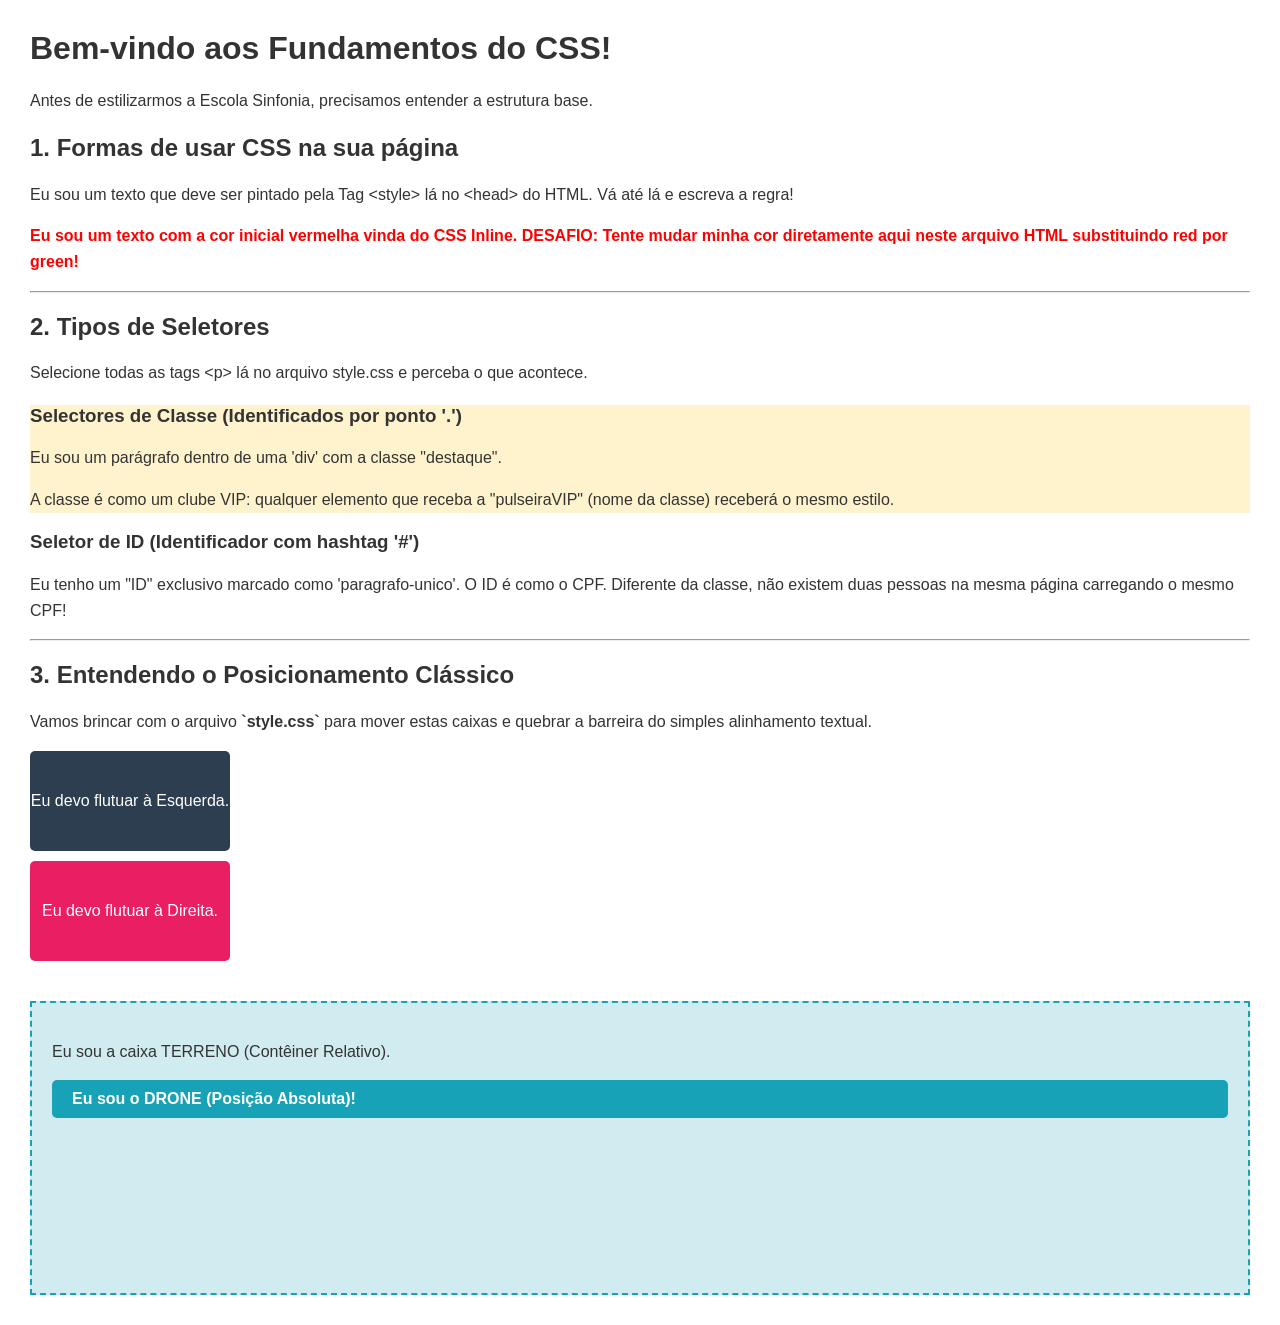
<file: CSS_basico/index.html>
<!DOCTYPE html>
<html lang="pt-BR">
<head>
    <meta charset="UTF-8">
    <meta name="viewport" content="width=device-width, initial-scale=1.0">
    <title>Introdução ao CSS: O Básico (Antes do Sinfonia)</title>
    
    <!-- FORMA 1: ARQUIVO EXTERNO (A mais recomendada!) -->
    <!-- 
      Analogia: É como ter o manual de pintura de todos os 10 prédios 
      da rua guardado num único escritório. Mudou a cor lá? Todos os prédios mudam!
    -->
    <link rel="stylesheet" href="style.css">

    <!-- FORMA 2: TAG <style> (CSS Interno) -->
    <!-- 
      Analogia: É como ter uma regra de pintura apenas para este prédio 
      específico, afixada no mural de avisos da recepção.
    -->
    <style>
        /* Desafio: Mude a cor do texto ('color') da classe "texto-interno" para azul (blue) */
        .texto-interno {
            /* Seu código vem aqui: */
            
        }
    </style>
</head>
<body>

    <header>
        <h1>Bem-vindo aos Fundamentos do CSS!</h1>
        <p>Antes de estilizarmos a Escola Sinfonia, precisamos entender a estrutura base.</p>
    </header>

    <main>
        <!-- ======================================================== -->
        <!-- SESSÃO 1: FORMAS DE INSERIR CSS                          -->
        <!-- ======================================================== -->
        <section id="formas-de-usar">
            <h2>1. Formas de usar CSS na sua página</h2>
            
            <p class="texto-interno">
                Eu sou um texto que deve ser pintado pela Tag &lt;style&gt; lá no &lt;head&gt; do HTML. 
                Vá até lá e escreva a regra!
            </p>

            <!-- FORMA 3: CSS INLINE (A menos recomendada!) -->
            <!-- 
              Analogia: É como pintar um único tijolo na mão. Dá muito trabalho 
              se você precisar mudar a cor de 10.000 tijolos depois!
              Em tags html ele se chama atributo "style".
            -->
            <p style="color: red; font-weight: bold;">
                Eu sou um texto com a cor inicial vermelha vinda do CSS Inline. 
                DESAFIO: Tente mudar minha cor diretamente aqui neste arquivo HTML substituindo red por green!
            </p>
        </section>

        <hr>

        <!-- ======================================================== -->
        <!-- SESSÃO 2: SELETORES                                      -->
        <!-- ======================================================== -->
        <section id="seletores">
            <h2>2. Tipos de Seletores</h2>
            
            <p>Selecione todas as tags &lt;p&gt; lá no arquivo style.css e perceba o que acontece.</p>
            
            <div class="destaque">
                <h3>Selectores de Classe (Identificados por ponto '.')</h3>
                <p>Eu sou um parágrafo dentro de uma 'div' com a classe "destaque".</p>
                <p>A classe é como um clube VIP: qualquer elemento que receba a "pulseiraVIP" (nome da classe) receberá o mesmo estilo.</p>
            </div>

            <h3>Seletor de ID (Identificador com hashtag '#')</h3>
            <p id="paragrafo-unico">
                Eu tenho um "ID" exclusivo marcado como 'paragrafo-unico'. O ID é como o CPF. 
                Diferente da classe, não existem duas pessoas na mesma página carregando o mesmo CPF!
            </p>
        </section>

        <hr>

        <!-- ======================================================== -->
        <!-- SESSÃO 3: POSICIONAMENTOS (O quebra-cabeça clássico)     -->
        <!-- ======================================================== -->
        <section id="posicionamentos">
            <h2>3. Entendendo o Posicionamento Clássico</h2>
            <p>Vamos brincar com o arquivo <b>`style.css`</b> para mover estas caixas e quebrar a barreira do simples alinhamento textual.</p>

            <div class="quadrado flutua-esquerda">
                Eu devo flutuar à Esquerda.
            </div>

            <div class="quadrado flutua-direita">
                Eu devo flutuar à Direita.
            </div>

            <!-- Essa div vazia com clear both obriga que o conteúdo pule as flutuações e não colida visualmente -->
            <div style="clear: both;"></div> 

            <div class="container-relativo">
                <p>Eu sou a caixa TERRENO (Contêiner Relativo).</p>
                
                <div class="caixa-absoluta">
                    Eu sou o DRONE (Posição Absoluta)!
                </div>
            </div>

        </section>
    </main>

    <!--
    ======================================================================
    [ COMENTÁRIO DIDÁTICO - PROF. RONALDO ]
    
    Por que existem 3 formas de usar CSS (Inline, <style> e arquivo externo)?
    R: Nos primórdios da web, os sites tinham 1 página simples e era fácil 
    estilizar atributo por atributo (Inline). Mas imagine projetar um ERP 
    com centenas de telas! Precisamos de regras centralizadas (Arquivo Externo) 
    para trocar a cor da marca com uma única linha em um único arquivo, injetando
    a mesma folha de estilo em centenas de arquivos .html.

    *** Analogia: ***
    O casamento entre Absolute e Relative no CSS opera exatamente como as 
    coordenadas baseadas num mapa topográfico. O Relative (div pai) demarca 
    qual é a borda do "estado/quarteirão". O Absolute (div filha) diz: 
    "A partir da borda do meu estado (meu pai), eu andarei exatos 10 pixels 
    para a esquerda!" Ele desrespeita o fluxo normal fluído e vira um layout fixado e flutuante
    com base no contêiner delimitador.

    *** DESAFIOS DE CÓDIGO (No próprio HTML): ***
    1. Ache a Forma 2 (Tag <style>) no topo (head) do HTML e resolva o desafio lá exigido.
    2. Compreenda visualmente o papel da 'div' com um simples style 'clear: both;'. 
       Ela age como uma barreira que diz: "Não obedeça ao fato dos itens acima estarem flutuando de lado".
    ======================================================================
    -->
    
</body>
</html>
</file>
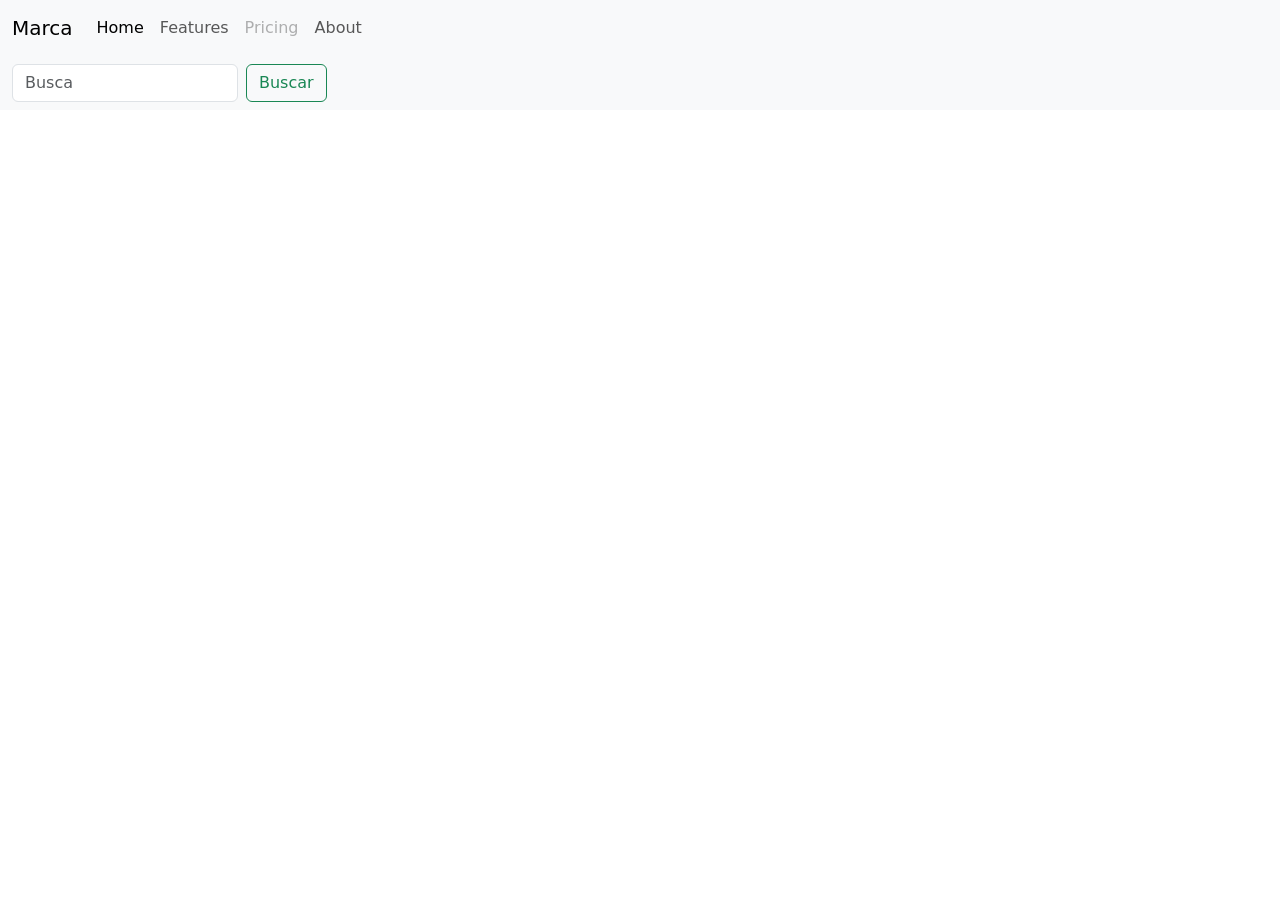
<file: ExemplosFramworksCSS/index.html>
<!doctype html>
<html lang="pt-br">
  <head>
    <meta charset="UTF-8" />
    <meta name="viewport" content="width=device-width, initial-scale=1.0" />
    <title>Document</title>
    <link
      href="https://cdn.jsdelivr.net/npm/bootstrap@5.3.8/dist/css/bootstrap.min.css"
      rel="stylesheet"
    />
  </head>
  <body>
    <nav class="navbar navbar-expand-lg bg-body-tertiary">
      <div class="container-fluid">
        <a class="navbar-brand">Marca</a>
        <button
          class="navbar-toggler"
          data-bs-toggle="collapse"
          data-bs-target="#menu"
          aria-controls="navbarNavAltMarkup"
          aria-expanded="false"
          aria-label="Toggle navigation"
        >
          Menu
        </button>
        <div class="collapse navbar-collapse" id="menu">
          <div class="navbar-nav">
            <a href="" class="nav-link active" aria-current="page">Home</a>
            <a href="" class="nav-link">Features</a>
            <a href="" class="nav-link disabled">Pricing</a>
            <a href="" class="nav-link">About</a>
          </div>
        </div>
      </div>
    </nav>
    <nav class="navbar bg-body-tertiary">
      <div class="container-fluid">
        <form class="d-flex" role="search">
          <input
            class="form-control me-2"
            type="search"
            placeholder="Busca"
            aria-label="Search"
          />
          <button class="btn btn-outline-success" type="submit">Buscar
      </div>
    </nav>
    <!-- <div class="container-sm">
      <div class="row">
        <div class="col">
          <h1>Bootstrap</h1>
        </div>
        <div class="col">
          <a class="btn btn-outline-success btn-sm">Link</a>
        </div>
        <div class="col">
          <p>Isto é um parágrafo</p>
        </div>
        <div class="col">
          <p>Isto é um parágrafo</p>
        </div>
      </div>
    </div>

    <button class="btn btn-outline-success btn-lg">Ok</button>
    <form action="" class="container-sm">
      <div class="mb-3">
        <label for="nome" class="form-label"> Nome </label>
        <input
          type="text"
          class="form-control"
          name="nome"
          placeholder="Digite seu nome"
        />
      </div>
    </form> -->

    <script src="https://cdn.jsdelivr.net/npm/bootstrap@5.3.8/dist/js/bootstrap.bundle.min.js"></script>
  </body>
</html>
</file>
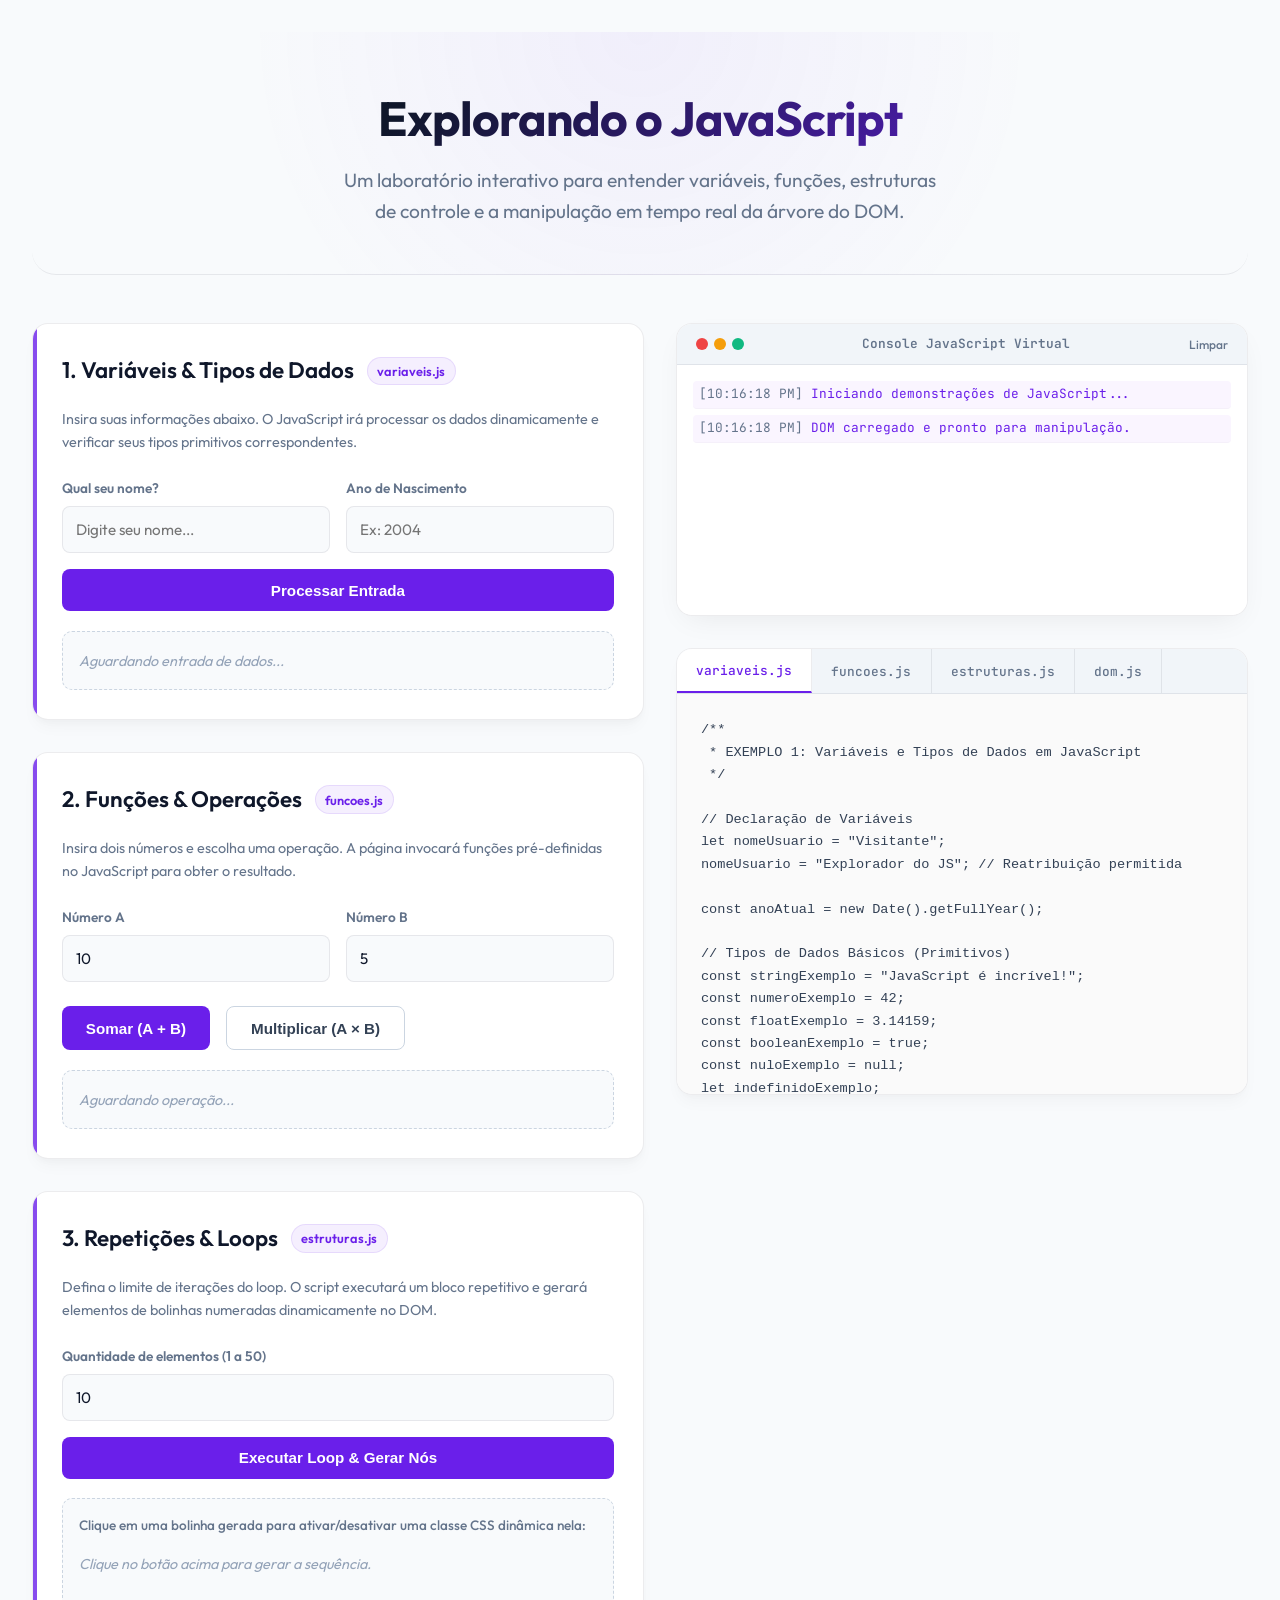
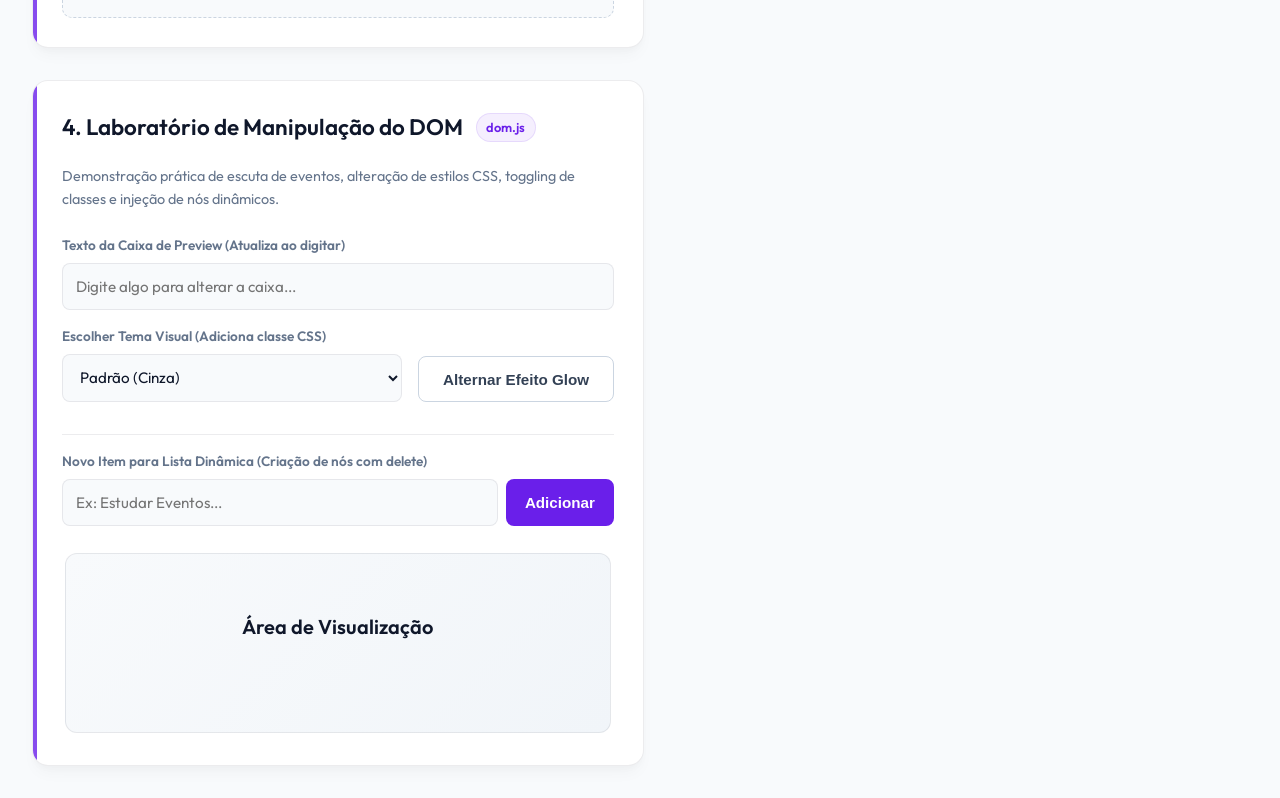
<file: IntroducaoJavaScript/index.html>
<!DOCTYPE html>
<html lang="pt-BR">
<head>
    <meta charset="UTF-8">
    <meta name="viewport" content="width=device-width, initial-scale=1.0">
    <title>Introdução ao JavaScript - Guia Interativo</title>
    <meta name="description" content="Um painel interativo de introdução ao JavaScript com exemplos práticos de variáveis, funções, loops e manipulação do DOM.">
    <link rel="stylesheet" href="style.css">
    <!-- Scripts JS deferidos para carregar em segundo plano e manter ordem de execução -->
    <script src="js/variaveis.js" defer></script>
    <script src="js/funcoes.js" defer></script>
    <script src="js/estruturas.js" defer></script>
    <script src="js/dom.js" defer></script>
</head>
<body>
    <div class="app-container">
        <!-- Cabeçalho Principal -->
        <header class="hero-header">
            <h1 class="hero-title">Explorando o JavaScript</h1>
            <p class="hero-subtitle">Um laboratório interativo para entender variáveis, funções, estruturas de controle e a manipulação em tempo real da árvore do DOM.</p>
        </header>

        <!-- Layout em Grid do Dashboard -->
        <main class="dashboard-grid">
            
            <!-- Painel Esquerdo: Interatividade e Testes de Código -->
            <section class="demos-panel" aria-label="Demonstrações Interativas">
                
                <!-- 1. Variáveis e Tipos de Dados -->
                <article class="demo-card" id="card-variaveis">
                    <h2 class="demo-card-title">1. Variáveis & Tipos de Dados <span>variaveis.js</span></h2>
                    <form id="form-variaveis" class="interactive-group">
                        <p class="text-description" style="color: var(--text-muted); font-size: 0.9rem; margin-bottom: 0.5rem;">
                            Insira suas informações abaixo. O JavaScript irá processar os dados dinamicamente e verificar seus tipos primitivos correspondentes.
                        </p>
                        <div class="input-row">
                            <div class="input-field">
                                <label for="input-nome">Qual seu nome?</label>
                                <input type="text" id="input-nome" placeholder="Digite seu nome..." required autocomplete="name">
                            </div>
                            <div class="input-field">
                                <label for="input-nascimento">Ano de Nascimento</label>
                                <input type="number" id="input-nascimento" placeholder="Ex: 2004" min="1900" max="2026" required>
                            </div>
                        </div>
                        <button type="submit" class="btn-primary" id="btn-submit-variaveis">
                            Processar Entrada
                        </button>
                    </form>
                    <div class="result-display" id="result-variaveis" aria-live="polite">
                        <span style="color: var(--text-dark); font-size: 0.9rem; font-style: italic;">Aguardando entrada de dados...</span>
                    </div>
                </article>

                <!-- 2. Funções em Ação -->
                <article class="demo-card" id="card-funcoes">
                    <h2 class="demo-card-title">2. Funções & Operações <span>funcoes.js</span></h2>
                    <div class="interactive-group">
                        <p class="text-description" style="color: var(--text-muted); font-size: 0.9rem; margin-bottom: 0.5rem;">
                            Insira dois números e escolha uma operação. A página invocará funções pré-definidas no JavaScript para obter o resultado.
                        </p>
                        <div class="input-row">
                            <div class="input-field">
                                <label for="input-num1">Número A</label>
                                <input type="number" id="input-num1" value="10" step="any">
                            </div>
                            <div class="input-field">
                                <label for="input-num2">Número B</label>
                                <input type="number" id="input-num2" value="5" step="any">
                            </div>
                        </div>
                        <div class="button-row" style="display: flex; gap: 1rem; margin-top: 0.5rem;">
                            <button type="button" class="btn-primary" id="btn-somar">Somar (A + B)</button>
                            <button type="button" class="btn-secondary" id="btn-multiplicar">Multiplicar (A &times; B)</button>
                        </div>
                    </div>
                    <div class="result-display" id="result-calculo" aria-live="polite">
                        <span style="color: var(--text-dark); font-size: 0.9rem; font-style: italic;">Aguardando operação...</span>
                    </div>
                </article>

                <!-- 3. Loops e Repetições -->
                <article class="demo-card" id="card-estruturas">
                    <h2 class="demo-card-title">3. Repetições & Loops <span>estruturas.js</span></h2>
                    <div class="interactive-group">
                        <p class="text-description" style="color: var(--text-muted); font-size: 0.9rem; margin-bottom: 0.5rem;">
                            Defina o limite de iterações do loop. O script executará um bloco repetitivo e gerará elementos de bolinhas numeradas dinamicamente no DOM.
                        </p>
                        <div class="input-row">
                            <div class="input-field">
                                <label for="input-loop-limite">Quantidade de elementos (1 a 50)</label>
                                <input type="number" id="input-loop-limite" min="1" max="50" value="10">
                            </div>
                        </div>
                        <button type="button" class="btn-primary" id="btn-gerar-loop">Executar Loop & Gerar Nós</button>
                    </div>
                    <div class="result-display" aria-live="polite">
                        <p style="color: var(--text-muted); font-size: 0.85rem; margin-bottom: 0.5rem; font-weight: 500;">
                            Clique em uma bolinha gerada para ativar/desativar uma classe CSS dinâmica nela:
                        </p>
                        <div class="loop-output" id="container-dots">
                            <span style="color: var(--text-dark); font-size: 0.9rem; font-style: italic;">Clique no botão acima para gerar a sequência.</span>
                        </div>
                    </div>
                </article>

                <!-- 4. Laboratório do DOM -->
                <article class="demo-card" id="card-dom">
                    <h2 class="demo-card-title">4. Laboratório de Manipulação do DOM <span>dom.js</span></h2>
                    <div class="interactive-group">
                        <p class="text-description" style="color: var(--text-muted); font-size: 0.9rem; margin-bottom: 0.5rem;">
                            Demonstração prática de escuta de eventos, alteração de estilos CSS, toggling de classes e injeção de nós dinâmicos.
                        </p>
                        
                        <div class="input-row">
                            <div class="input-field">
                                <label for="input-dom-text">Texto da Caixa de Preview (Atualiza ao digitar)</label>
                                <input type="text" id="input-dom-text" placeholder="Digite algo para alterar a caixa..." autocomplete="off">
                            </div>
                        </div>
                        
                        <div class="input-row" style="align-items: flex-end;">
                            <div class="input-field">
                                <label for="select-theme">Escolher Tema Visual (Adiciona classe CSS)</label>
                                <select id="select-theme">
                                    <option value="">Padrão (Cinza)</option>
                                    <option value="neon-violet">Neon Violeta</option>
                                    <option value="neon-cyan">Neon Ciano</option>
                                    <option value="neon-emerald">Neon Esmeralda</option>
                                </select>
                            </div>
                            <button type="button" class="btn-secondary" id="btn-toggle-glow" style="height: 46px; display: inline-flex; align-items: center;">
                                Alternar Efeito Glow
                            </button>
                        </div>

                        <div class="input-row" style="margin-top: 1rem; border-top: 1px solid var(--border-glow); padding-top: 1rem;">
                            <div class="input-field">
                                <label for="input-list-item">Novo Item para Lista Dinâmica (Criação de nós com delete)</label>
                                <div style="display: flex; gap: 0.5rem;">
                                    <input type="text" id="input-list-item" placeholder="Ex: Estudar Eventos..." style="flex: 1;">
                                    <button type="button" class="btn-primary" id="btn-add-list-item" style="padding: 0 1.2rem;">Adicionar</button>
                                </div>
                            </div>
                        </div>
                    </div>

                    <!-- Caixa de Visualização do DOM Reativa -->
                    <div class="result-display" style="margin-top: 1.5rem; padding: 0.2rem; background: transparent; border: none;">
                        <div class="preview-box" id="dom-target-box">
                            <h3 class="box-preview-title">Área de Visualização</h3>
                            
                            <div class="dynamic-list-container">
                                <ul class="dynamic-list" id="dom-custom-list">
                                    <!-- Itens da lista entrarão aqui dinamicamente -->
                                </ul>
                            </div>
                        </div>
                    </div>
                </article>

            </section>

            <!-- Painel Direito: Console Virtual e Visualizador de Código Fonte -->
            <section class="dev-panel" aria-label="Console e Código">
                
                <!-- Console Virtual Simulando Saída JavaScript -->
                <article class="console-card">
                    <header class="console-header">
                        <div class="console-decorations">
                            <span class="console-dot red"></span>
                            <span class="console-dot yellow"></span>
                            <span class="console-dot green"></span>
                        </div>
                        <h2 class="console-title">Console JavaScript Virtual</h2>
                        <button type="button" class="console-action-btn" id="btn-limpar-console">Limpar</button>
                    </header>
                    <div class="console-logs-container" id="console-logs" role="log" aria-live="polite">
                        <!-- Logs dinâmicos inseridos aqui pelo dom.js -->
                    </div>
                </article>

                <!-- Code Viewer com abas para ler os arquivos .js criados -->
                <article class="code-viewer-card">
                    <header class="code-tabs">
                        <button class="tab-btn active" data-target="code-variaveis">variaveis.js</button>
                        <button class="tab-btn" data-target="code-funcoes">funcoes.js</button>
                        <button class="tab-btn" data-target="code-estruturas">estruturas.js</button>
                        <button class="tab-btn" data-target="code-dom">dom.js</button>
                    </header>
                    <div class="code-content-wrapper">
<pre id="code-variaveis" class="code-block active"><code>/**
 * EXEMPLO 1: Variáveis e Tipos de Dados em JavaScript
 */

// Declaração de Variáveis
let nomeUsuario = "Visitante"; 
nomeUsuario = "Explorador do JS"; // Reatribuição permitida

const anoAtual = new Date().getFullYear();

// Tipos de Dados Básicos (Primitivos)
const stringExemplo = "JavaScript é incrível!"; 
const numeroExemplo = 42;                        
const floatExemplo = 3.14159;                    
const booleanExemplo = true;                     
const nuloExemplo = null;                        
let indefinidoExemplo;                           

// Tipos de Dados Complexos (Objetos)
const arrayLinguagens = ["JavaScript", "HTML", "CSS", "Python"];
const objetoCurso = {
    nome: "Programação para Internet I",
    ano: 2026,
    semestre: "1º",
    modulo: "JS Básico"
};</code></pre>

<pre id="code-funcoes" class="code-block"><code>/**
 * EXEMPLO 2: Funções em JavaScript
 */

// 1. Função Tradicional (Named Function)
// Possui hoisting (pode ser chamada antes de declarada)
function saudar(nome) {
    return `Olá, ${nome}! Seja bem-vindo ao aprendizado de JavaScript.`;
}

// 2. Expressão de Função (Function Expression)
const calcularIdade = function(anoNascimento) {
    const anoAtual = new Date().getFullYear();
    return anoAtual - anoNascimento;
};

// 3. Arrow Function (Funções de Seta - ES6+)
// Retorno implícito de uma única linha
const somar = (a, b) => a + b;

const converterParaMaiusculas = texto => texto.toUpperCase();

// Arrow function composta
const gerarSaudacaoPersonalizada = (nome, anoNascimento) => {
    const idade = calcularIdade(anoNascimento);
    const saudacao = saudar(nome);
    return `${saudacao} Você tem ${idade} anos.`;
};</code></pre>

<pre id="code-estruturas" class="code-block"><code>/**
 * EXEMPLO 3: Estruturas de Decisão e Repetição
 */

// 1. Estruturas Condicionais (if / else if / else)
function classificarIdade(idade) {
    if (idade < 0) {
        return "Idade inválida";
    } else if (idade < 12) {
        return "Criança";
    } else if (idade < 18) {
        return "Adolescente";
    } else if (idade < 60) {
        return "Adulto";
    } else {
        return "Idoso";
    }
}

// 2. Estrutura Switch
function traduzirCor(corIngles) {
    switch (corIngles.toLowerCase()) {
        case "red": return "Vermelho";
        case "blue": return "Azul";
        case "green": return "Verde";
        case "yellow": return "Amarelo";
        default: return "Cor desconhecida";
    }
}

// 3. Estruturas de Repetição (Loops)
// Loop FOR
function gerarSequenciaNumerica(limite) {
    const numeros = [];
    for (let i = 1; i <= limite; i++) {
        numeros.push(i);
    }
    return numeros;
}

// Loop WHILE
function contagemRegressiva(inicio) {
    const passos = [];
    let contador = inicio;
    while (contador > 0) {
        passos.push(contador);
        contador--;
    }
    passos.push("Decolar! 🚀");
    return passos;
}</code></pre>

<pre id="code-dom" class="code-block"><code>/**
 * EXEMPLO 4: Manipulação do DOM
 */

// Seleção de nós do HTML
const domTargetBox = document.getElementById("dom-target-box");
const inputDomText = document.getElementById("input-dom-text");

// Alterar texto dinamicamente
inputDomText.addEventListener("input", (e) => {
    const texto = e.target.value;
    const boxTitle = domTargetBox.querySelector(".box-preview-title");
    boxTitle.textContent = texto || "Área de Visualização";
});

// Alterar classes de estilos CSS
selectTheme.addEventListener("change", (e) => {
    const theme = e.target.value;
    domTargetBox.classList.remove("theme-neon-violet", "theme-neon-cyan");
    if (theme) domTargetBox.classList.add(`theme-${theme}`);
});

// Criar elementos no DOM
const li = document.createElement("li");
li.className = "list-item";
li.textContent = texto;
domCustomList.appendChild(li); // Injetando nó filho</code></pre>
                    </div>
                </article>

            </section>

        </main>
    </div>
</body>
</html>
</file>
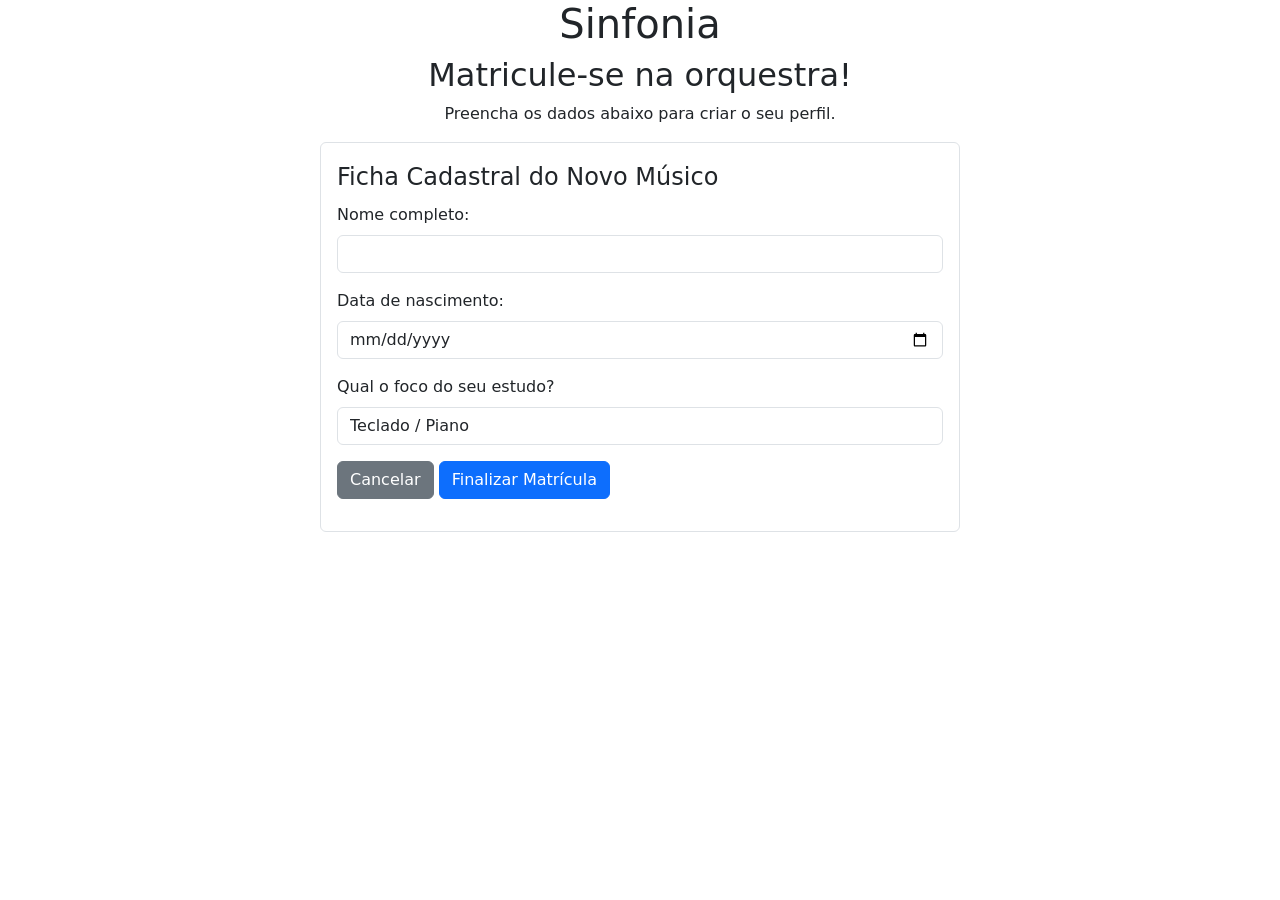
<file: 2603/cadastro.html>
<!doctype html>
<html lang="pt-BR">
  <head>
    <meta charset="UTF-8" />
    <meta name="viewport" content="width=device-width, initial-scale=1.0" />
    <title>Cadastro - Sinfonia Escola de Música</title>
    <link
      rel="stylesheet"
      href="https://cdn.jsdelivr.net/npm/bootstrap@5.3.8/dist/css/bootstrap.min.css"
    />
  </head>

  <body>
    <div class="cadastro-container">
      <header class="text-center">
        <h1 class="logo">Sinfonia</h1>
        <h2>Matricule-se na orquestra!</h2>
        <p>Preencha os dados abaixo para criar o seu perfil.</p>
      </header>

      <section class="container-sm w-50 p-3 border rounded">
        <form id="form-cadastro" action="home.html" method="get">
          <fieldset class="grupo-dados">
            <legend>Ficha Cadastral do Novo Músico</legend>

            <div class="mb-3">
              <label for="nome" class="form-label">Nome completo:</label>
              <input
                type="text"
                id="nome"
                name="nome"
                required
                class="form-control"
              />
            </div>

            <div class="mb-3">
              <label for="nascimento" class="form-label"
                >Data de nascimento:</label
              >
              <input
                type="date"
                id="nascimento"
                name="nascimento"
                required
                class="form-control"
              />
            </div>

            <div class="mb-3">
              <label for="instrumento" class="form-label"
                >Qual o foco do seu estudo?</label
              >
              <select id="instrumento" name="instrumento" class="form-control">
                <option value="piano">Teclado / Piano</option>
                <option value="violao">
                  Corda (Violão Clássico / Popular)
                </option>
                <option value="violino">
                  Corda Friccionada (Violino/Cello)
                </option>
                <option value="canto">Voz (Canto Lírico / Popular)</option>
                <option value="percussao">Percussão e Bateria</option>
              </select>
            </div>
          </fieldset>

          <div class="mb-3">
            <a href="landing.html" class="btn btn-secondary">Cancelar</a>
            <button type="submit" class="btn btn-primary" id="btn-salvar">
              Finalizar Matrícula
            </button>
          </div>
        </form>
      </section>
    </div>

    <!--
    ======================================================================
    [ COMENTÁRIO DIDÁTICO - PROF. RONALDO ]
    
    Por que agrupamos entradas (inputs) semelhantes num contêiner <fieldset> 
    usando um cabeçalho descritivo em sua respectiva tag <legend>?
    R: Essa é uma técnica nativa do HTML para separar blocos ou sessões lógicas. 
    Aumenta absurdamente a clareza quando preenchemos formulários quilométricos 
    (ex: primeiro bloco dados pessoais, segundo endereço, etc).

    *** Analogia: ***
    Entender a hierarquia em CSS (como seletores `.form-section input`) é 
    como navegar intuitivamente nas gavetas de uma estante. O CSS lê essa regra como: 
    "Ache a gaveta '.form-section' e mexa estritamente nas meias (input) que estão nela".

    *** DESAFIOS DE CÓDIGO (Para a Aula de CSS): ***
    1. Como aplicar uma margem interna generosa (padding de 20px) no formulário,
       especificamente pela classe "grupo-dados"?
    2. Pinte o plano de fundo do seletor suspenso (select) usando o ID `#instrumento` da cor cinza.
    ======================================================================
    -->
  </body>
</html>
</file>
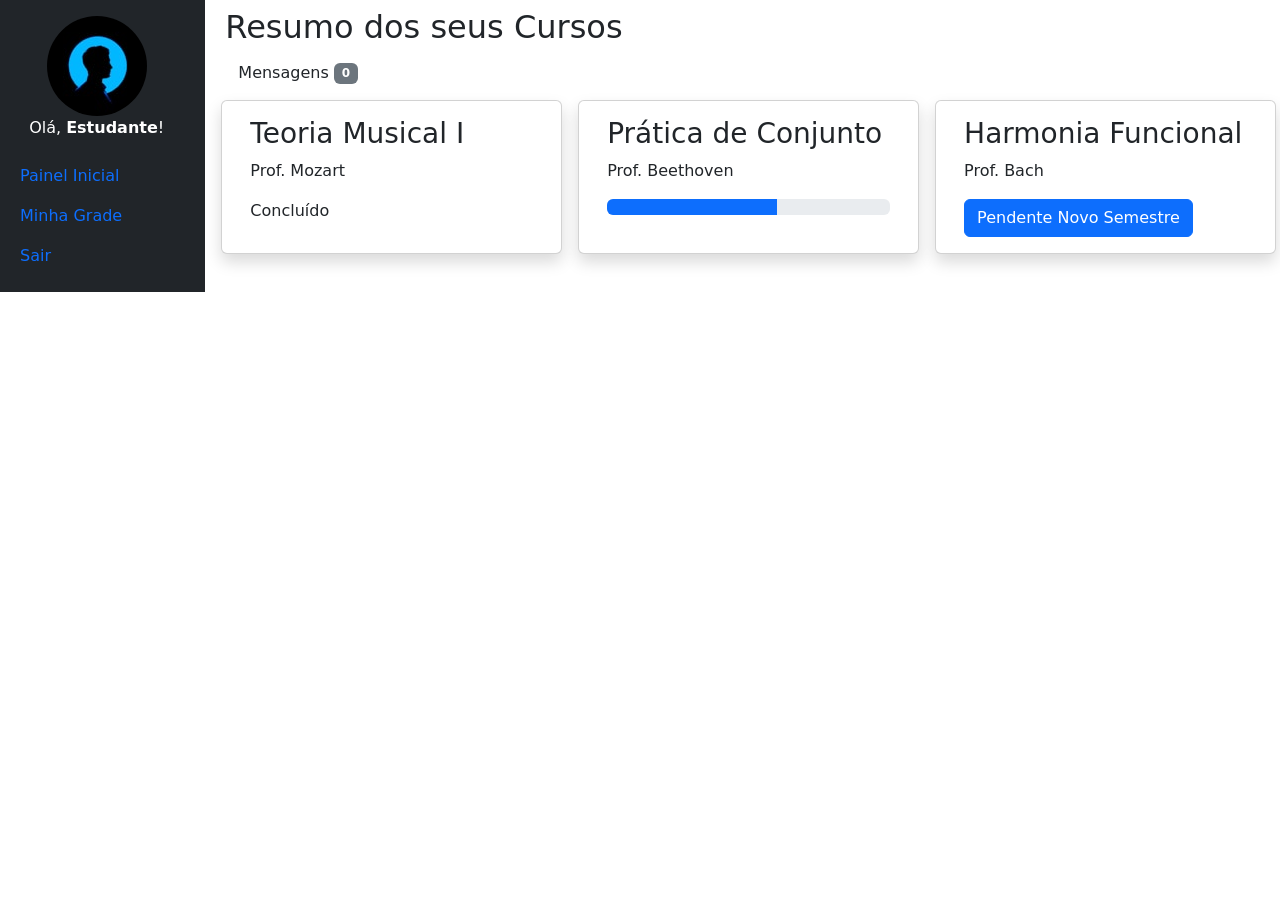
<file: 2603/home.html>
<!doctype html>
<html lang="pt-BR">
  <head>
    <meta charset="UTF-8" />
    <meta name="viewport" content="width=device-width, initial-scale=1.0" />
    <title>Painel do Aluno - Sinfonia</title>
    <link
      rel="stylesheet"
      href="https://cdn.jsdelivr.net/npm/bootstrap@5.3.8/dist/css/bootstrap.min.css"
    />
  </head>
  <body>
    <div class="row mh-100">
      <aside class="col-2 text-bg-dark p-3" id="menu-lateral">
        <div class="perfil-card text-center">
          <img
            src="../img/avatar.png"
            alt="Foto de perfil do aluno"
            class="avatar-img rounded-circle"
          />
          <p class="nome-aluno">Olá, <strong>Estudante</strong>!</p>
        </div>

        <nav>
          <ul class="nav flex-column">
            <li class="nav-item">
              <a href="home.html" class="nav-link">Painel Inicial</a>
            </li>
            <li class="nav-item">
              <a href="table.html" class="nav-link">Minha Grade</a>
            </li>
            <li class="nav-item">
              <a href="landing.html" class="nav-link">Sair</a>
            </li>
          </ul>
        </nav>
      </aside>

      <main class="col m-2">
        <header class="">
          <h2 class="">Resumo dos seus Cursos</h2>
          <button class="btn" id="btn-msg">
            Mensagens <span class="badge text-bg-secondary">0</span>
          </button>
        </header>

        <section class="row">
          <article class="card col m-2 shadow">
            <div class="card-body">
              <h3 class="card-title">Teoria Musical I</h3>
              <p class="card-text">Prof. Mozart</p>
              <span class="">Concluído</span>
            </div>
          </article>

          <article class="card col m-2 shadow">
            <div class="card-body">
              <h3 class="card-title">Prática de Conjunto</h3>
              <p class="card-text">Prof. Beethoven</p>
              <div class="progress">
                <div class="progress-bar" style="width: 60%"></div>
              </div>
            </div>
          </article>

          <article class="card col m-2 shadow">
            <div class="card-body">
              <h3 class="card-title">Harmonia Funcional</h3>
              <p class="card-text">Prof. Bach</p>
              <a class="btn btn-primary">Pendente Novo Semestre</a>
            </div>
          </article>
        </section>
      </main>

      <script
        src="https://cdn.jsdelivr.net/npm/bootstrap@5.3.8/dist/js/bootstrap.min.js"
        integrity="sha384-G/EV+4j2dNv+tEPo3++6LCgdCROaejBqfUeNjuKAiuXbjrxilcCdDz6ZAVfHWe1Y"
        crossorigin="anonymous"
      ></script>
    </div>

    <!--
    ======================================================================
    [ COMENTÁRIO DIDÁTICO - PROF. RONALDO ]
    
    Por que projetamos blocos isolados lado-a-lado como <aside> e <main> num 
    mesmo nível horizontal?
    R: Porque durante a aula de CSS nós ativaremos o poderoso recurso de "Grid" 
    ou "Flexbox" do CSS3. Sem essas regras, as caixas apenas empilham uma 
    sobre a outra (comportamento de 'block' padrão). Com Flexbox, passamos o controle 
    completo sobre eixos e alinhamento direcional.

    *** Analogia: ***
    Os contêineres e as propriedades do Flexbox operam perfeitamente como os  
    trilhos e guinchos de reposição num bom supermercado organizado. O conteúdo 
    são as mercadorias nas prateleiras: podem fluir lado a lado, ocupar flexivelmente 
    os espaços vazios ou se agruparem em um canto específico quando comandadas.
    
    *** DESAFIOS DE CÓDIGO (Para a Aula de CSS): ***
    1. Usando a classe global `.display-flex`, como transformar o wrapper pai do 
       dashboard num contêiner flexível colocando a sidebar ao lado da content?
    2. Como transformar a imagem de avatar class=`avatar-img` num polígono rendondo 
       perfeito no CSS? (Dica: property border-radius)
    ======================================================================
    -->
  </body>
</html>
</file>
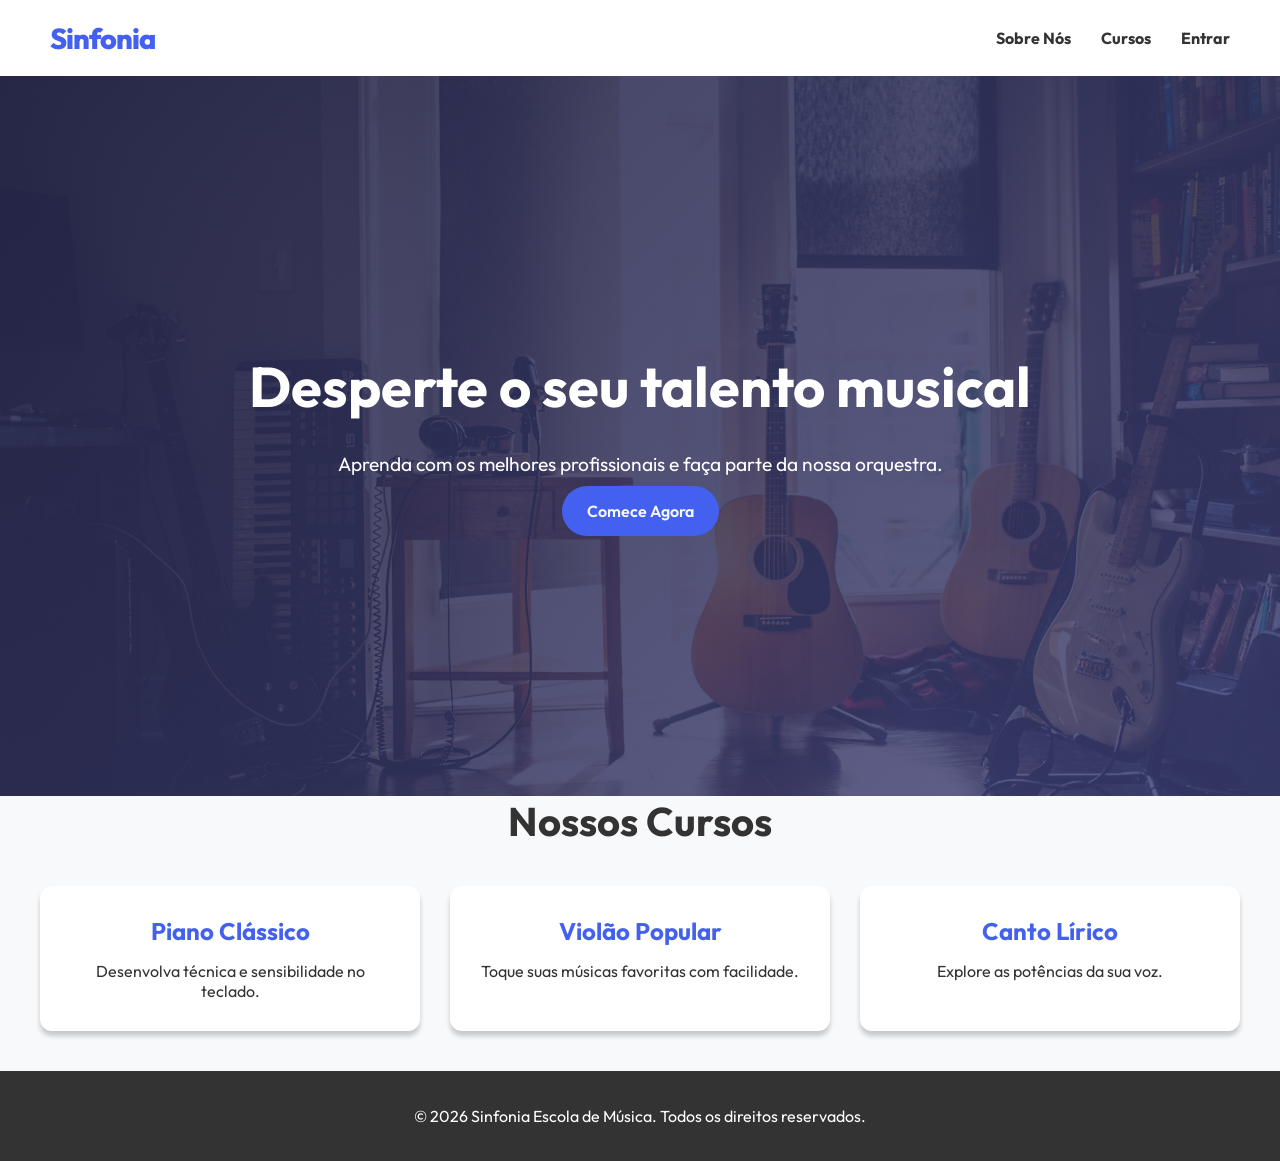
<file: 2603/landing.html>
<!doctype html>
<html lang="pt-BR">
  <head>
    <meta charset="UTF-8" />
    <meta name="viewport" content="width=device-width, initial-scale=1.0" />
    <title>Sinfonia - Escola de Música</title>
    <!-- A folha de estilo será criada em aula! -->
    <link rel="stylesheet" href="style.css" />
  </head>
  <body>
    <header class="main-header" id="header-principal">
      <h1 class="logo">Sinfonia</h1>
      <nav class="nav-menu">
        <ul>
          <li><a href="#sobre">Sobre Nós</a></li>
          <li><a href="#cursos">Cursos</a></li>
          <li><a href="login.html">Entrar</a></li>
        </ul>
      </nav>
    </header>

    <main class="content-area">
      <section class="hero-section" id="destaque">
        <div class="hero-text">
          <h2>Desperte o seu talento musical</h2>
          <p>
            Aprenda com os melhores profissionais e faça parte da nossa
            orquestra.
          </p>
          <a href="cadastro.html" class="btn btn-primary" id="btn-matricular"
            >Comece Agora</a
          >
        </div>
      </section>

      <section class="features-section" id="cursos">
        <h2 class="section-title">Nossos Cursos</h2>
        <div class="cards-container">
          <article class="card">
            <h3>Piano Clássico</h3>
            <p>Desenvolva técnica e sensibilidade no teclado.</p>
          </article>
          <article class="card">
            <h3>Violão Popular</h3>
            <p>Toque suas músicas favoritas com facilidade.</p>
          </article>
          <article class="card">
            <h3>Canto Lírico</h3>
            <p>Explore as potências da sua voz.</p>
          </article>
        </div>
      </section>
    </main>

    <footer class="main-footer" id="rodape">
      <p>
        &copy; 2026 Sinfonia Escola de Música. Todos os direitos reservados.
      </p>
    </footer>

    <!--
    ======================================================================
    [ COMENTÁRIO DIDÁTICO - PROF. RONALDO ]
    
    Por que usar <header>, <nav>, <main> e <footer> em vez de apenas <div>?
    R: A web moderna preza pela "Semântica". Pense nessas tags como caixas
    com etiquetas claras. Um leitor de tela para deficientes visuais e 
    motores de busca (como o Google) conseguem entender perfeitamente qual 
    é a função de cada parte da sua página, diferentemente de usar apenas 
    <div class="header">, que é genérico.

    *** Analogia: ***
    O HTML é como as fundações e as paredes de uma casa (a estrutura). 
    O CSS será a pintura, o acabamento e a decoração! Tudo o que você 
    vê aqui neste momento são os "tijolos" brutos expostos.
    
    *** DESAFIOS DE CÓDIGO (Para a Aula de CSS): ***
    1. Como você alteraria a cor de fundo apenas do elemento <section>
       que possui o id "destaque"?
    2. Como você pode centralizar todo o texto do rodapé (tag footer) da página?
    ======================================================================
    -->
  </body>
</html>
</file>
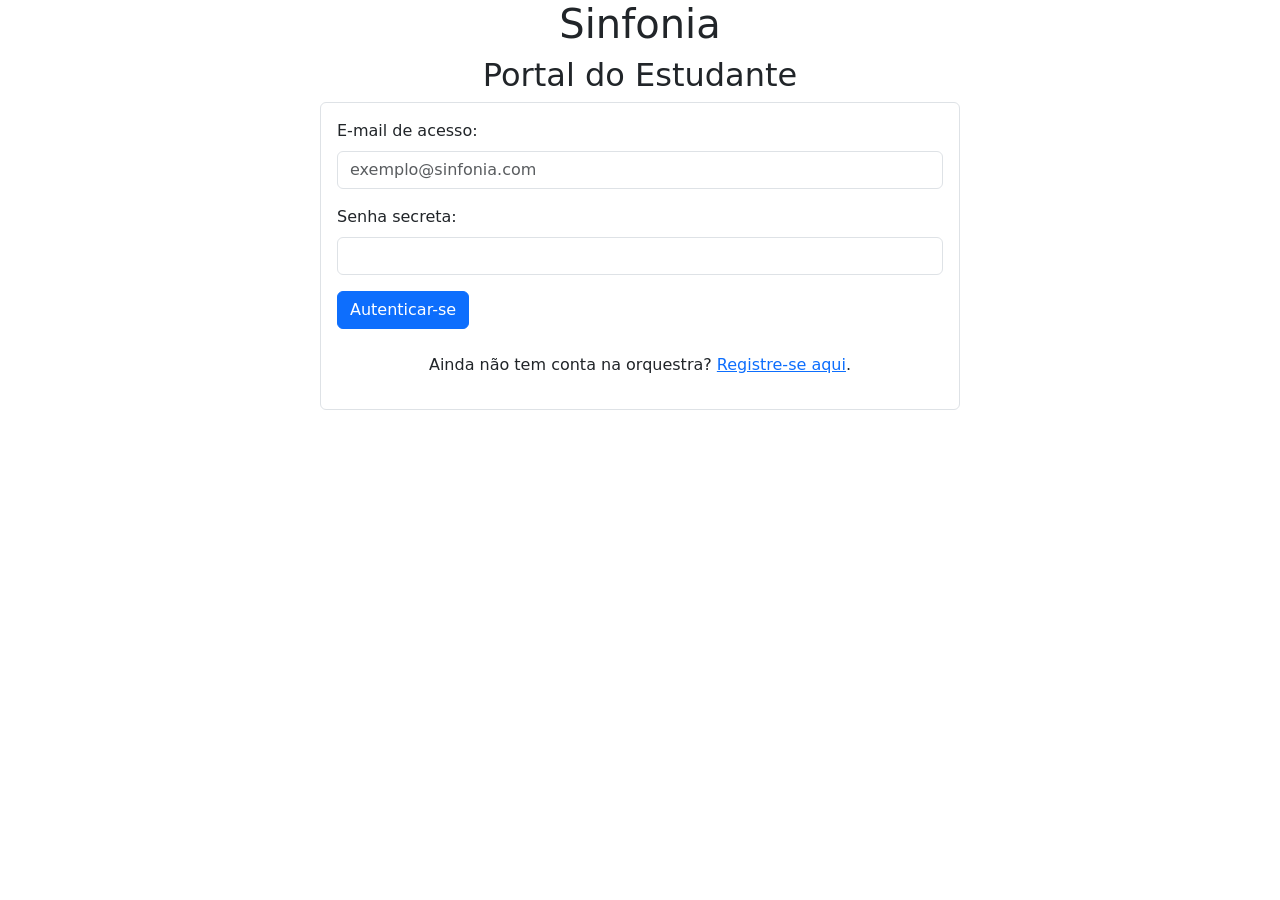
<file: 2603/login.html>
<!doctype html>
<html lang="pt-BR">
  <head>
    <meta charset="UTF-8" />
    <meta name="viewport" content="width=device-width, initial-scale=1.0" />
    <title>Login - Sinfonia Escola de Música</title>
    <link
      rel="stylesheet"
      href="https://cdn.jsdelivr.net/npm/bootstrap@5.3.8/dist/css/bootstrap.min.css"
    />
  </head>
  <body>
    <div class="login-container flex-center">
      <header class="text-center">
        <h1 class="logo">Sinfonia</h1>
        <h2>Portal do Estudante</h2>
      </header>

      <main class="container-sm w-50 p-3 border rounded">
        <form id="form-login" action="home.html" method="get">
          <div class="mb-3">
            <label for="email" class="form-label">E-mail de acesso:</label>
            <input
              type="email"
              id="email"
              name="email"
              required
              placeholder="exemplo@sinfonia.com"
              class="form-control"
            />
          </div>

          <div class="mb-3">
            <label for="senha" class="form-label">Senha secreta:</label>
            <input
              type="password"
              id="senha"
              name="senha"
              required
              class="form-control"
            />
          </div>

          <button type="submit" class="btn btn-primary" id="btn-entrar">
            Autenticar-se
          </button>
        </form>
        <br />

        <p class="cadastro-link text-center">
          Ainda não tem conta na orquestra?
          <a href="cadastro.html">Registre-se aqui</a>.
        </p>
      </main>
    </div>

    <!--
    ======================================================================
    [ COMENTÁRIO DIDÁTICO - PROF. RONALDO ]
    
    Por que usar o atributo "for" na tag <label> apontando para o "id" do <input>?
    R: Isso cria um vínculo semântico de acessibilidade. Ao clicar no texto 
    (no label) numa tela touch de smartphone, o cursor é ativado 
    diretamente no campo de texto vinculado. Isso melhora drasticamente a UX 
    (User Experience).

    *** Analogia: ***
    O atributo "id" de um formulário é como o seu CPF. Ele deve ser obrigatoriamente
    único na página inteira, para o CSS e JavaScript o encontrarem sem ambiguidade.
    A classe ("class"), por outro lado, é como a sua profissão — várias marcações
    podem ter a mesma classe para compartilhar características (ex: "btn-full").

    *** DESAFIOS DE CÓDIGO (Para a Aula de CSS): ***
    1. Como pintar a borda do input do e-mail (usando id) de azul quando for clicado?
    2. Modifique o CSS para que todos os elementos com a classe "text-center" 
       fiquem centralizados horizontalmente na tela.
    ======================================================================
    -->
  </body>
</html>
</file>
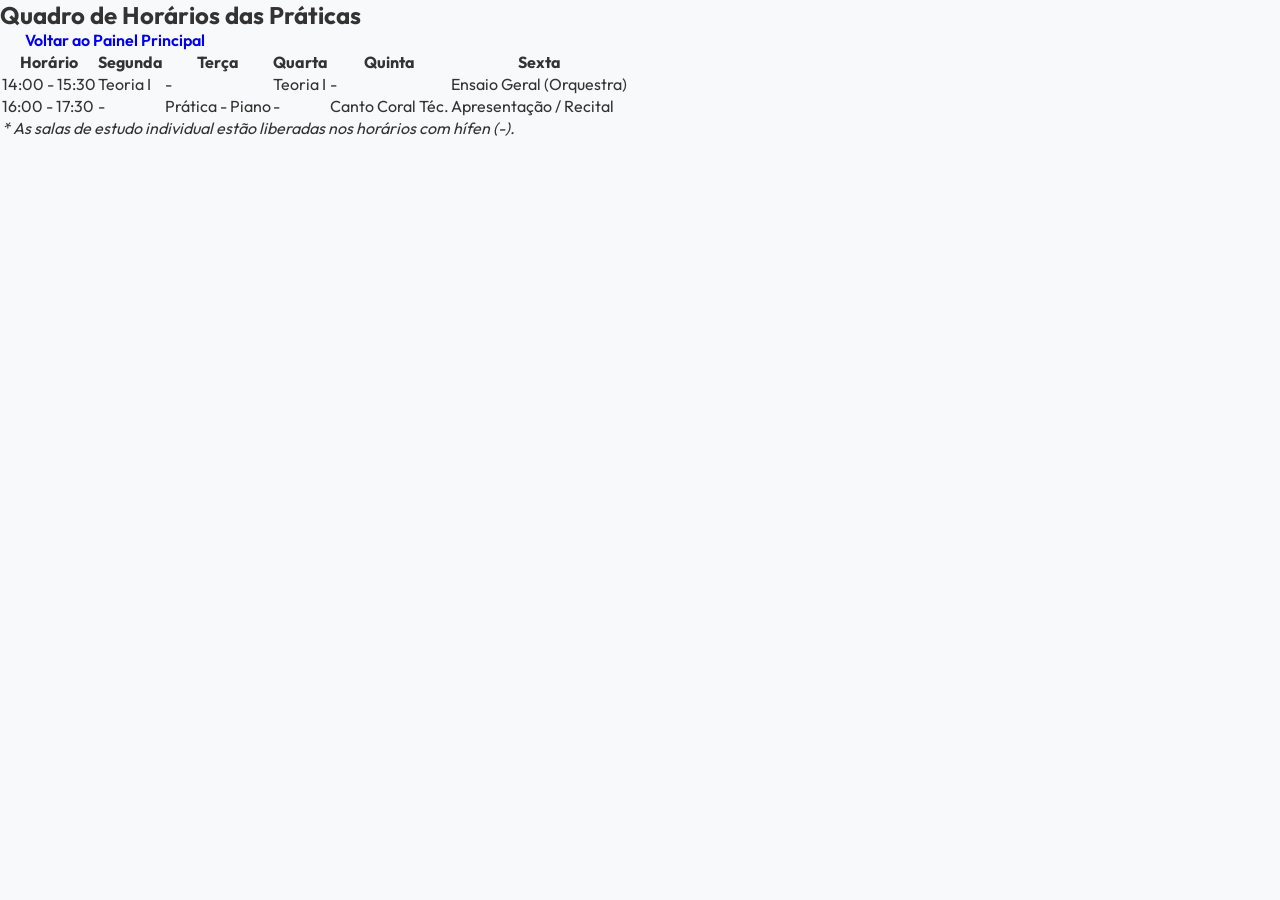
<file: 2603/table.html>
<!DOCTYPE html>
<html lang="pt-BR">
<head>
    <meta charset="UTF-8">
    <meta name="viewport" content="width=device-width, initial-scale=1.0">
    <title>Horários - Sinfonia</title>
    <link rel="stylesheet" href="style.css">
</head>
<body class="bg-gray">
    <div class="container painel-grade p-3 m-auto shadow">
        <header class="grade-header display-flex space-between align-center mb-3">
            <h2>Quadro de Horários das Práticas</h2>
            <a href="home.html" class="btn btn-sm btn-outline">Voltar ao Painel Principal</a>
        </header>

        <section class="table-responsive">
            <table class="tabela-aulas w-100 table-bordered text-center" id="tabela-principal">
                <thead class="bg-dark text-white">
                    <tr>
                        <th scope="col" class="hora-col">Horário</th>
                        <th scope="col">Segunda</th>
                        <th scope="col">Terça</th>
                        <th scope="col">Quarta</th>
                        <th scope="col">Quinta</th>
                        <th scope="col">Sexta</th>
                    </tr>
                </thead>
                <tbody>
                    <tr>
                        <td class="hora-cell fw-bold">14:00 - 15:30</td>
                        <td class="aula-teorica">Teoria I</td>
                        <td class="livre text-muted">-</td>
                        <td class="aula-teorica">Teoria I</td>
                        <td class="livre text-muted">-</td>
                        <td class="ensaio-coletivo bg-warning font-weight-bold">Ensaio Geral (Orquestra)</td>
                    </tr>
                    <tr>
                        <td class="hora-cell fw-bold">16:00 - 17:30</td>
                        <td class="livre text-muted">-</td>
                        <td class="pratica-indiv">Prática - Piano</td>
                        <td class="livre text-muted">-</td>
                        <td class="pratica-indiv">Canto Coral Téc.</td>
                        <td class="ensaio-coletivo bg-warning font-weight-bold">Apresentação / Recital</td>
                    </tr>
                </tbody>
                <tfoot class="tfoot-obs">
                    <tr>
                        <td colspan="6" class="text-left text-small py-2 px-3 text-muted">
                            <em>* As salas de estudo individual estão liberadas nos horários com hífen (-).</em>
                        </td>
                    </tr>
                </tfoot>
            </table>
        </section>
    </div>

    <!--
    ======================================================================
    [ COMENTÁRIO DIDÁTICO - PROF. RONALDO ]
    
    Por que criamos as tags explicitas <thead>, <tbody>, e <tfoot> nas planilhas, 
    como demonstrado acima?
    R: Além do controle semântico para as plataformas de busca e leitura guiada 
    inclusiva, essa divisão proporciona ao CSS e JavaScript muito mais 
    previsibilidade. Se você precisar congelar um cabeçalho rodando CSS 
    (`position: sticky`), é infinitamente mais tranquilo selecionar o <thead> 
    de forma garantida.

    *** Analogia: ***
    O seletor nth-child() do CSS permite um controle granular rítmico. Pense nele 
    como a assinatura de compasso 4/4 na música, o CSS diz: "No tempo forte do 
    compasso (ex: fileiras pares), preencha o fundo com tom de azul claro."
    
    *** DESAFIOS DE CÓDIGO (Para a Aula de CSS): ***
    1. Utilizando a pseudo-classe ':nth-child(even)', como você criaria o 
       estilo zebrado para a sua tabela assemelhando-se às planilhas automáticas?
    2. Como você usaria o ':hover' (efeito do mouse) para iluminar uma <tr> inteira 
       da tabela quando o cursou passar por cima, facilitando a visualização da linha?
    ======================================================================
    -->
</body>
</html>
</file>
<file: CSS_basico/style.css>
/*
======================================================================
[ AULA: O BÁSICO DO CSS ANTES DO 'SINFONIA' ]
Por Prof. Ronaldo

Este arquivo (style.css) está perfeitamente linkado ao index.html graças  
à tag <link> que escrevemos no começo. 

Siga as instruções abaixo (que estão comentadas) e vá retirando 
os símbolos de comentário (/* */ /*) para ver a mágica acontecendo na sua tela!
Lembre-se de salvar o arquivo (Ctrl+S) e apertar F5 no navegador para testar.
======================================================================
*/

/* ----------------------------------------------------------------------
   PARTE 1: Seletores Básicos de TAG (O esqueleto)
   ---------------------------------------------------------------------- */
/* 
  1. A tag <body> representa a página do navegador inteira!
  Desafio: Descomente o código abaixo para que ele volte a funcionar. 
  Veja como a página inteira muda a fonte de texto.
*/
body {
    /* background-color: #f7f9fc; */
    font-family: Arial, Helvetica, sans-serif;
    margin: 30px;
    color: #333;
}

/* 
  2. A tag <h1> representa o título principal.
  Desafio: Adicione uma cor diferente usando a palavra-chave em inglês 
  (ex: blue, navy, darkred).
*/
h1 {
    /* Escreva seu código aqui. Ex: color: sua_cor; */
    
}

/* 
  Mestre Jedi do Código!
  Pinte APENAS os elementos parágrafos (<p>) que você encontrar espalhados pelo HTML:
*/
p {
    line-height: 1.6;
    /* font-size: 18px; */  /* <-- Descomente e ative este comando! */
}


/* ----------------------------------------------------------------------
   PARTE 2: CLASSES E IDs (Como chamar elementos pelo próprio nome)
   ---------------------------------------------------------------------- */
/* 
  3. Classes (identificadas por um "PONTO FINAL" no começo do nome -> .)
  Lá, o HTML diz: class="destaque"
  Desafio: Retire o estilo de comentário destas 3 linhas para colocar borda!
*/
.destaque {
    background-color: #fff3cd; /* Amarelo tipo marca-texto clarinho */
    
    /* border: 2px solid orange; */
    /* padding: 15px; */
    /* border-radius: 10px; */
}

/* 
  4. IDs (identificados por uma "HASHTAG/JOGO DA VELHA" no começo -> #)
  Lá, o HTML diz: id="paragrafo-unico"
  Desafio: Escreva os seguintes atributos para este parágrafo que é único na página:
  font-weight: bold;
  font-size: 1.2rem;
*/
#paragrafo-unico {
    
}


/* ----------------------------------------------------------------------
   PARTE 3: POSICIONANDO AS COISAS (Como mover a mobília do seu site)
   ---------------------------------------------------------------------- */
   
/* Preparação dos blocos para os exercícios abaixo */
.quadrado {
    width: 200px;
    height: 100px;
    background-color: #2c3e50; 
    color: white;
    text-align: center;
    line-height: 100px;
    margin: 10px 0;
    border-radius: 5px;
}

/* 
  5. FLOAT (Flutuação)
  Flutuar faz o elemento se comportar como uma imagem pequena numa matéria 
  de um jornal: ele cola num lado da margem e o texto flui cercando o outro lado.
  Desafio: 
  Para ".flutua-esquerda" escreva 'float: left;'
  Para ".flutua-direita", a cor E91E63 já apliquei! Adicione 'float: right;'.
*/

.flutua-esquerda {
    /* Digite aqui: */
    
}

.flutua-direita {
    background-color: #E91E63;
    /* Digite aqui: */
    
}

/* 
  6. POSITION RELATIVE vs ABSOLUTE (Georeferenciamento no CSS)
  Isso é extremamente poderoso, mas requer cuidado redobrado!
*/
.container-relativo {
    background-color: #d1ecf1; /* Fundo azul claro para identificarmos "o Terreno" */
    border: 2px dashed #17a2b8;
    padding: 20px;
    height: 250px;
    margin-top: 40px;
    
    /* 
      1º PASSO DA MÁGICA:
      Este elemento PAI é RELATIVE! Ele avisa aos elementos dentro dele (Absolute): 
      "Respeitem os meus limites, se forem voar, o teto original passa a ser o MEU TETO."
    */
    position: relative; 
}

.caixa-absoluta {
    background-color: #17a2b8;
    color: white;
    padding: 10px 20px;
    font-weight: bold;
    border-radius: 5px;
    
    /* 
      2º PASSO DA MÁGICA (DESAFIO FINAL DA AULA!):
      Digite: 
      position: absolute;
      top: 20px;
      right: 20px;
      
      E veja a caixa ir flutuando como mágica para o canto exato superior direito 
      do recipiente azul.
    */
    
}
</file>
<file: IntroducaoJavaScript/style.css>
@import url('https://fonts.googleapis.com/css2?family=JetBrains+Mono:ital,wght@0,300;0,400;0,500;1,300&family=Outfit:wght@300;400;500;600;700&display=swap');

:root {
    --bg-dark: #f8fafc; /* Slate 50 */
    --bg-card: #ffffff;
    --bg-card-hover: #f1f5f9; /* Slate 100 */
    --bg-terminal: #f8fafc;
    
    --text-main: #0f172a; /* Slate 900 */
    --text-muted: #64748b; /* Slate 500 */
    --text-dark: #94a3b8; /* Slate 400 */

    /* Cores Neons/Accents HSL adaptadas para fundo claro (mais contrastantes) */
    --accent-violet: 262 83% 52%;
    --accent-cyan: 199 89% 42%;
    --accent-emerald: 142 72% 29%;
    --accent-rose: 347 84% 50%;
    
    --border-glow: rgba(15, 23, 42, 0.08); /* Borda suave escura */
    --transition-smooth: all 0.3s cubic-bezier(0.4, 0, 0.2, 1);
}

/* Reset Geral */
* {
    margin: 0;
    padding: 0;
    box-sizing: border-box;
}

body {
    background-color: var(--bg-dark);
    color: var(--text-main);
    font-family: 'Outfit', sans-serif;
    line-height: 1.6;
    overflow-x: hidden;
}

/* Scrollbar Customizada */
::-webkit-scrollbar {
    width: 8px;
    height: 8px;
}
::-webkit-scrollbar-track {
    background: var(--bg-dark);
}
::-webkit-scrollbar-thumb {
    background: #cbd5e1; /* Slate 300 */
    border-radius: 4px;
}
::-webkit-scrollbar-thumb:hover {
    background: #94a3b8; /* Slate 400 */
}

/* Container Principal */
.app-container {
    max-width: 1400px;
    margin: 0 auto;
    padding: 2rem;
}

/* Cabeçalho */
.hero-header {
    text-align: center;
    margin-bottom: 3rem;
    padding: 3rem 1.5rem;
    background: radial-gradient(circle at top, rgba(124, 58, 237, 0.06) 0%, transparent 60%);
    border-bottom: 1px solid var(--border-glow);
    border-radius: 24px;
}

.hero-title {
    font-size: 3rem;
    font-weight: 700;
    background: linear-gradient(135deg, #0f172a 30%, hsl(var(--accent-violet)) 100%);
    -webkit-background-clip: text;
    -webkit-text-fill-color: transparent;
    margin-bottom: 0.5rem;
    letter-spacing: -0.02em;
}

.hero-subtitle {
    font-size: 1.2rem;
    color: var(--text-muted);
    font-weight: 400;
    max-width: 600px;
    margin: 0 auto;
}

/* Layout em Grid */
.dashboard-grid {
    display: grid;
    grid-template-columns: 1.2fr 1fr;
    gap: 2rem;
    align-items: start;
}

@media (max-width: 1024px) {
    .dashboard-grid {
        grid-template-columns: 1fr;
    }
}

/* Painel de Demonstrações (Esquerda) */
.demos-panel {
    display: flex;
    flex-direction: column;
    gap: 2rem;
}

/* Cartões de Demonstração (Sombra suave, borda leve) */
.demo-card {
    background: var(--bg-card);
    border: 1px solid var(--border-glow);
    border-radius: 16px;
    padding: 1.8rem;
    transition: var(--transition-smooth);
    position: relative;
    overflow: hidden;
    box-shadow: 0 4px 6px -1px rgba(0, 0, 0, 0.02), 0 10px 15px -3px rgba(0, 0, 0, 0.03);
}

.demo-card::before {
    content: '';
    position: absolute;
    top: 0;
    left: 0;
    width: 4px;
    height: 100%;
    background: hsl(var(--accent-violet));
    opacity: 0.8;
}

.demo-card:hover {
    transform: translateY(-2px);
    border-color: rgba(15, 23, 42, 0.15);
    box-shadow: 0 10px 25px -5px rgba(15, 23, 42, 0.08), 0 8px 10px -6px rgba(15, 23, 42, 0.05);
}

.demo-card-title {
    font-size: 1.4rem;
    font-weight: 600;
    margin-bottom: 1.2rem;
    display: flex;
    align-items: center;
    gap: 0.8rem;
}

.demo-card-title span {
    font-size: 0.8rem;
    font-weight: 600;
    background: rgba(124, 58, 237, 0.08);
    color: hsl(var(--accent-violet));
    padding: 0.2rem 0.6rem;
    border-radius: 99px;
    border: 1px solid rgba(124, 58, 237, 0.12);
}

/* Formulários e Inputs */
.interactive-group {
    display: flex;
    flex-direction: column;
    gap: 1rem;
}

.input-row {
    display: flex;
    gap: 1rem;
}

@media (max-width: 600px) {
    .input-row {
        flex-direction: column;
    }
}

.input-field {
    flex: 1;
    display: flex;
    flex-direction: column;
    gap: 0.4rem;
}

.input-field label {
    font-size: 0.85rem;
    color: var(--text-muted);
    font-weight: 600;
}

.input-field input, .input-field select {
    background: #f8fafc;
    border: 1px solid var(--border-glow);
    border-radius: 8px;
    padding: 0.8rem;
    color: var(--text-main);
    font-family: inherit;
    font-size: 0.95rem;
    transition: var(--transition-smooth);
}

.input-field input:focus, .input-field select:focus {
    outline: none;
    background: #ffffff;
    border-color: hsl(var(--accent-violet));
    box-shadow: 0 0 0 3px rgba(124, 58, 237, 0.15);
}

/* Botões */
.btn-primary {
    background: hsl(var(--accent-violet));
    color: #fff;
    border: none;
    border-radius: 8px;
    padding: 0.8rem 1.5rem;
    font-weight: 600;
    font-size: 0.95rem;
    cursor: pointer;
    transition: var(--transition-smooth);
    display: inline-flex;
    align-items: center;
    justify-content: center;
    gap: 0.5rem;
}

.btn-primary:hover {
    background: hsl(var(--accent-violet) / 0.9);
    box-shadow: 0 4px 12px rgba(124, 58, 237, 0.35);
}

.btn-secondary {
    background: #ffffff;
    color: #334155;
    border: 1px solid #cbd5e1;
    border-radius: 8px;
    padding: 0.8rem 1.5rem;
    font-weight: 600;
    font-size: 0.95rem;
    cursor: pointer;
    transition: var(--transition-smooth);
}

.btn-secondary:hover {
    background: #f8fafc;
    border-color: #94a3b8;
}

/* Resultados das Demos */
.result-display {
    margin-top: 1.2rem;
    background: #f8fafc;
    border: 1px dashed #cbd5e1;
    border-radius: 10px;
    padding: 1rem;
    min-height: 50px;
}

/* Estilos de Resultados Específicos */
.glowing-text {
    font-size: 1.1rem;
    color: #0f172a;
    font-weight: 600;
}

.meta-info-grid {
    display: grid;
    grid-template-columns: repeat(auto-fit, minmax(180px, 1fr));
    gap: 0.8rem;
    margin-top: 1rem;
    padding-top: 0.8rem;
    border-top: 1px solid var(--border-glow);
}

.meta-item {
    font-size: 0.8rem;
    color: var(--text-muted);
}

.meta-item span {
    color: hsl(var(--accent-cyan));
    font-family: 'JetBrains Mono', monospace;
    font-weight: 600;
}

/* Highlight da Calculadora */
.calc-highlight {
    font-family: 'JetBrains Mono', monospace;
    font-size: 1.3rem;
    color: hsl(var(--accent-emerald));
    text-shadow: 0 0 4px rgba(16, 185, 129, 0.15);
}

.error-msg {
    color: hsl(var(--accent-rose));
}

/* Bolinhas do Loop */
.loop-output {
    display: flex;
    flex-wrap: wrap;
    gap: 0.6rem;
    margin-top: 1rem;
    min-height: 48px;
}

.animated-dot {
    display: inline-flex;
    align-items: center;
    justify-content: center;
    width: 32px;
    height: 32px;
    border-radius: 50%;
    background: #ffffff;
    border: 1px solid #cbd5e1;
    font-size: 0.85rem;
    font-family: 'JetBrains Mono', monospace;
    color: #334155;
    cursor: pointer;
    user-select: none;
    transition: var(--transition-smooth);
    animation: scaleUp 0.3s ease forwards;
    box-shadow: 0 1px 3px rgba(0,0,0,0.05);
}

.animated-dot:hover {
    transform: scale(1.15);
    background: hsl(var(--accent-violet) / 0.1);
    border-color: hsl(var(--accent-violet));
    color: hsl(var(--accent-violet));
}

.animated-dot.active-dot {
    background: hsl(var(--accent-violet));
    border-color: hsl(var(--accent-violet));
    color: #ffffff;
    box-shadow: 0 0 12px hsl(var(--accent-violet) / 0.4);
    transform: translateY(-4px);
}

/* Caixa de Visualização do DOM (Preview Box) */
.preview-box {
    background: linear-gradient(135deg, #f8fafc, #f1f5f9);
    border: 1px solid var(--border-glow);
    border-radius: 12px;
    padding: 1.5rem;
    text-align: center;
    transition: var(--transition-smooth);
    position: relative;
    min-height: 180px;
    display: flex;
    flex-direction: column;
    justify-content: center;
    align-items: center;
    gap: 1rem;
}

.box-preview-title {
    font-size: 1.25rem;
    font-weight: 600;
    transition: var(--transition-smooth);
}

/* Customizações do Laboratório do DOM */
.preview-box.glowing-box {
    box-shadow: 0 0 25px rgba(124, 58, 237, 0.25);
    border-color: hsl(var(--accent-violet));
}

/* Temas da caixa */
.preview-box.theme-neon-violet {
    background: linear-gradient(135deg, #faf5ff, #ffffff);
    border-color: hsl(var(--accent-violet));
    color: #581c87;
}

.preview-box.theme-neon-cyan {
    background: linear-gradient(135deg, #ecf9ff, #ffffff);
    border-color: hsl(var(--accent-cyan));
    color: #0369a1;
}

.preview-box.theme-neon-emerald {
    background: linear-gradient(135deg, #f0fdf4, #ffffff);
    border-color: hsl(var(--accent-emerald));
    color: #15803d;
}

/* Lista Dinâmica no Preview DOM */
.dynamic-list-container {
    width: 100%;
    margin-top: 1rem;
    text-align: left;
}

.dynamic-list {
    list-style: none;
    display: flex;
    flex-direction: column;
    gap: 0.5rem;
    padding: 0;
}

.list-item {
    background: #ffffff;
    border: 1px solid var(--border-glow);
    border-radius: 6px;
    padding: 0.6rem 0.8rem;
    display: flex;
    justify-content: space-between;
    align-items: center;
    font-size: 0.9rem;
    transition: var(--transition-smooth);
    box-shadow: 0 1px 2px rgba(0,0,0,0.02);
}

.list-item:hover {
    background: #f8fafc;
    border-color: #cbd5e1;
}

.btn-delete-node {
    background: transparent;
    border: none;
    color: hsl(var(--accent-rose));
    font-size: 1.2rem;
    cursor: pointer;
    line-height: 1;
    padding: 0 0.3rem;
    transition: var(--transition-smooth);
}

.btn-delete-node:hover {
    transform: scale(1.3);
}

/* Painel da Direita (Código + Console) */
.dev-panel {
    display: flex;
    flex-direction: column;
    gap: 2rem;
    position: sticky;
    top: 2rem;
}

@media (max-width: 1024px) {
    .dev-panel {
        position: relative;
        top: 0;
    }
}

/* Code Viewer */
.code-viewer-card {
    background: #ffffff;
    border: 1px solid var(--border-glow);
    border-radius: 16px;
    overflow: hidden;
    box-shadow: 0 4px 6px -1px rgba(0, 0, 0, 0.02), 0 10px 15px -3px rgba(0, 0, 0, 0.03);
}

.code-tabs {
    display: flex;
    background: #f1f5f9;
    border-bottom: 1px solid var(--border-glow);
    overflow-x: auto;
}

.tab-btn {
    background: transparent;
    border: none;
    color: var(--text-muted);
    padding: 0.8rem 1.2rem;
    font-family: 'JetBrains Mono', monospace;
    font-size: 0.8rem;
    cursor: pointer;
    transition: var(--transition-smooth);
    border-right: 1px solid var(--border-glow);
    white-space: nowrap;
    font-weight: 500;
}

.tab-btn:hover {
    background: rgba(0, 0, 0, 0.02);
    color: var(--text-main);
}

.tab-btn.active {
    background: #ffffff;
    color: hsl(var(--accent-violet));
    border-bottom: 2px solid hsl(var(--accent-violet));
}

.code-content-wrapper {
    position: relative;
}

.code-block {
    display: none;
    margin: 0;
    padding: 1.5rem;
    font-family: 'JetBrains Mono', monospace;
    font-size: 0.85rem;
    line-height: 1.5;
    background: #fafafa;
    color: #334155;
    overflow-x: auto;
    max-height: 400px;
    border-top: none;
}

.code-block.active {
    display: block;
}

/* Console Virtual Light (estilo Inspetor Web moderno) */
.console-card {
    background: #ffffff;
    border: 1px solid var(--border-glow);
    border-radius: 16px;
    overflow: hidden;
    box-shadow: 0 10px 30px -10px rgba(0, 0, 0, 0.08);
}

.console-header {
    background: #f1f5f9;
    padding: 0.6rem 1.2rem;
    display: flex;
    justify-content: space-between;
    align-items: center;
    border-bottom: 1px solid var(--border-glow);
}

.console-decorations {
    display: flex;
    gap: 6px;
}

.console-dot {
    width: 12px;
    height: 12px;
    border-radius: 50%;
}
.console-dot.red { background: #ef4444; }
.console-dot.yellow { background: #f59e0b; }
.console-dot.green { background: #10b981; }

.console-title {
    font-size: 0.8rem;
    font-family: 'JetBrains Mono', monospace;
    color: var(--text-muted);
    font-weight: 600;
}

.console-action-btn {
    background: transparent;
    border: none;
    color: var(--text-muted);
    font-family: inherit;
    font-size: 0.75rem;
    cursor: pointer;
    transition: var(--transition-smooth);
    font-weight: 500;
}

.console-action-btn:hover {
    color: hsl(var(--accent-rose));
}

.console-logs-container {
    height: 250px;
    padding: 1rem;
    overflow-y: auto;
    font-family: 'JetBrains Mono', monospace;
    font-size: 0.8rem;
    display: flex;
    flex-direction: column;
    gap: 0.4rem;
    background: #ffffff;
}

/* Estilos das linhas de log adaptados para fundo claro */
.log-line {
    padding: 0.2rem 0.4rem;
    border-bottom: 1px solid rgba(0, 0, 0, 0.02);
    border-radius: 4px;
}

.log-time {
    color: var(--text-muted);
}

.log-system {
    color: hsl(var(--accent-violet));
    background: #faf5ff;
}

.log-info {
    color: #334155; /* Slate 700 */
}

.log-success {
    color: hsl(var(--accent-emerald));
    background: #f0fdf4;
}

.log-error {
    color: hsl(var(--accent-rose));
    background: #fef2f2;
    padding-left: 4px;
    border-left: 3px solid hsl(var(--accent-rose));
}

/* Animações */
@keyframes scaleUp {
    from {
        transform: scale(0.7);
        opacity: 0;
    }
    to {
        transform: scale(1);
        opacity: 1;
    }
}

.animate-scale-up {
    animation: scaleUp 0.3s cubic-bezier(0.34, 1.56, 0.64, 1) forwards;
}

@keyframes slideIn {
    from {
        transform: translateY(6px);
        opacity: 0;
    }
    to {
        transform: translateY(0);
        opacity: 1;
    }
}

.slide-in {
    animation: slideIn 0.2s ease-out forwards;
}

@keyframes slideInRight {
    from {
        transform: translateX(15px);
        opacity: 0;
    }
    to {
        transform: translateX(0);
        opacity: 1;
    }
}

.slide-in-right {
    animation: slideInRight 0.3s cubic-bezier(0.16, 1, 0.3, 1) forwards;
}

@keyframes fadeOut {
    from {
        opacity: 1;
        transform: scale(1);
    }
    to {
        opacity: 0;
        transform: scale(0.9);
    }
}

.fade-out {
    animation: fadeOut 0.2s ease-out forwards;
}
</file>
<file: 2603/style.css>
/*
======================================================================
[ ATIVIDADE PRÁTICA DE CSS - PROF. RONALDO / IFPI ] 

Olá, Turma! 
Bem-vindos ao nosso "Canteiro de Obras". O HTML construiu os pilares, e 
agora o nosso trabalho aqui no arquivo style.css é pintar, colocar 
os vidros nas janelas e fazer o planejamento de como os móveis 
ficarão distribuídos nas telas do computador e celular.

COMO USAR ESTE ARQUIVO:
- Este arquivo está segmentado em 9 passos seguindo o nosso guia.
- Leia o "Por que fazer isso?" (Ele é a nossa lógica!).
- No bloco "O que fazer / O que usar", você terá o roteiro da sua tarefa.
- Escreva seu código logo abaixo de cada bloco "SEU CÓDIGO AQUI".

Bora codar!
======================================================================
*/

/* ======================================================================
   PASSO 1: Configuração Inicial e Variáveis (A "Fundação")
   ====================================================================== */

/* 
  Questão 1.1: Importar a fonte base.
  -> Por que fazer? Queremos que nosso site utilize uma fonte moderna 
     e não a padrão (e antiquada) do seu navegador de internet. 
  -> O que fazer: Importe a família 'Outfit' usando a regra do CSS de importação.
  -> O que usar: @import url('https://fonts.googleapis.com/css2?family=Outfit:wght@300;400;600&display=swap');
*/
/* SEU CÓDIGO AQUI: */

@import url("https://fonts.googleapis.com/css2?family=Outfit:wght@300;400;600&display=swap");

/* 
  Questão 1.2: A nossa "Paleta de Cores" Universal (Variáveis).
  -> Por que fazer? Imagine se mudassem o botão pra verde; sem as variáveis
     você caçaria 100 linhas diferentes! Usando o pseudo-seletor ":root", 
     ela fica viva globalmente.
  -> O que fazer: Configure as suas variáveis dentro do :root
  -> O que usar: 
     --bg-light: #f8f9fa;
     --primary-color: #4361ee;
     --text-dark: #333;
*/
/* SEU CÓDIGO AQUI: */
:root {
  /* variáveis */
  --bg-light: #f8f9fa;
  --primary-color: #4361ee;
  --text-dark: #333;
}

/* 
  Questão 1.3: O Reset Básico (A Faxina).
  -> Por que fazer? Cada browser (Chrome, Safari, Firefox) traz margens e 
     recuos defeituosos de fábrica. Precisamos zerar tudo. O box-sizing fará as
     caixas calcularem seu próprio estufamento de bordas pro lado de dentro, não pra fora!
  -> O que fazer: Usar o seletor universal para margin, padding e box-sizing.
  -> O que usar:
     Seletor '*'
     margin: 0; padding: 0; box-sizing: border-box;
*/
/* SEU CÓDIGO AQUI: */
* {
  margin: 0;
  padding: 0;
  box-sizing: border-box;
  /*revisaremos*/
}

/* 
  Questão 1.4: O Corpo do App (body).
  -> Por que fazer? Usar o fundo do "body" como pilar principal de cor e aplicar nossa fonte.
  -> O que fazer: Usar var() pra puxar a cor clara pro background, e usar a fonte Outfit.
  -> O que usar: 
     font-family: 'Outfit', sans-serif; 
     background-color: var(--bg-light); 
     color: var(--text-dark);
*/
/* SEU CÓDIGO AQUI: */
body {
  /* max-height: 100vh; */
  font-family: "Outfit", sans-serif;
  background-color: var(--bg-light);
  color: var(--text-dark);
}

/* ======================================================================
   PASSO 2: Componentes Reutilizáveis (A Receita de Bolo dos Botões)
   ====================================================================== */

/* 
  Questão 2.1: A Classe Base de Botões.
  -> Por que fazer? Evitar de reescrever a largura e estética de borda do 
     nosso botão toda vez. Criando o `.btn`, preparamos a "Massa" do bolo básica.
  -> O que fazer: Arredondar os cantos, espaçar pro dedão no mobile ser confortável, 
     retirar a borda padrão e transição em animação lenta.
  -> O que usar:
     padding: 10px 20px; border-radius: 8px; border: none; 
     cursor: pointer; font-weight: 600; transition: all 0.3s ease;
*/
/* SEU CÓDIGO AQUI: */
.btn {
  padding: 15px 25px;
  border-radius: 25px;
  border: none;
  cursor: pointer;
  font-weight: 600;
  /* transition: all 0.2s ease; */
  text-decoration: none;
}

/* 
  Questão 2.2: O "Sabor" do botão base: Primário.
  -> Por que fazer? Adicionar a camada de cor por cima da base que preparamos.
  -> O que fazer: Mudar a cor de fundo utilizando as var() universais.
  -> O que usar: background-color com var(--primary-color) e cor do texto branca.
*/
/* SEU CÓDIGO AQUI: */

.btn-primary {
  background-color: var(--primary-color);
  color: var(--bg-light);
  transition: transform 0.2s ease-out;
}

/* 
  Questão 2.3: Interação ao sobrepor o Mouse (Hover).
  -> Por que fazer? Todo sistema precisa mostrar vida e responsividade nas suas 
     ferramentas, avisar visualmente a pessoa que o botão vai ser engatilhado se for apertado.
  -> O que fazer: Acrescentar uma sombrinha suave na vida da caixa do botão.
  -> O que usar:
     Seletor .btn-primary:hover
     box-shadow: 0 4px 10px rgba(67, 97, 238, 0.4); 
     transform: translateY(-2px);
*/
/* SEU CÓDIGO AQUI: */
.btn-primary:hover {
  box-shadow: 0 4px 10px rgba(67, 97, 238, 0.4);
  transition: transform 0.2s ease-in;
  /* transform: translateY(10px); */
}

/* ======================================================================
   PASSO 3: O Layout Global (Flexbox no Cabeçalho)
   ====================================================================== */

/* 
  Questão 3.1: O Menu Principal Pegajoso com varal Elástico (Flex).
  -> Por que fazer? O Flexbox é um "varal elástico". Ele espalhará para as
     extremidades os elementos internos da nossa página, e prenderá no topo para nunca afundar.
  -> O que fazer: Torne-o flexível, espalhe o conteúdo até extremidade ("space-between"),
     alinhe verticalmente e cole a placa lá encima com o filtro vidro (blur)!
  -> O que usar:
     display: flex; justify-content: space-between; align-items: center;
     padding: 20px 50px; position: sticky; top: 0; backdrop-filter: blur(10px);
*/
/* SEU CÓDIGO AQUI: */
.main-header {
  /* border: red solid 1px; */
  display: flex;
  justify-content: space-between;
  align-items: center;
  /* alinhamento vertical */
  padding: 20px 50px;
  position: sticky;
  /* fixa posição */
  top: 0;
  backdrop-filter: blur(10px);
  /* desfoca o que tiver atraz */
  background-color: rgba(255, 255, 255, 0.95);
}
.logo {
  font-size: 1.8rem;
  font-weight: 800;
  color: var(--primary-color);
  letter-spacing: -1px;
}

/* 
  Questão 3.2: O alinhamento dos links de Menu.
  -> Por que fazer? Tirar a feiúra de ficar esticado encostando lado a lado agrupando num container nav.
  -> O que fazer e usar: Na classe .nav-menu coloque 'display: flex;' e 'gap: 20px;' para criar o espaçamento. 
  Nas âncoras (.nav-menu a) use 'text-decoration: none;' para sumir os riscos feios do html padrao velho.
*/
/* SEU CÓDIGO AQUI: */
.nav-menu {
  display: flex;
  gap: 20px;
}

.nav-menu a {
  text-decoration: none; /* tira o sublinhado do link*/
  color: var(--text-dark);
}

.nav-menu a:hover {
  /* aponta o ponteiro do mouse */
  color: var(--primary-color);
  text-shadow: 0 0 8px rgba(74, 144, 225, 0.2); /* brilho em volta */
}

.nav-menu ul {
  display: flex; /* muda a lista para horizontal */
  gap: 30px; /* espaço entre os itens */
  list-style-type: none; /* retira os pontos */
  font-weight: bold;
}

/* ======================================================================
   PASSO 4: O "Mágico" CSS Grid (Cards na Landing Page)
   ====================================================================== */

/* 
  Questão 4.1: Nossa tela de impacto visual (A vitrine).
  -> Por que fazer? Forçar que nossa parte frontal use o máximo do aparelho dele (notebook ou tela super wide) 
     para impactar via largura flex.
  -> O que usar na .hero-section : 'min-height: 80vh;' 'display: flex;' 'align-items: center;' 'justify-content: center;'
*/
/* SEU CÓDIGO AQUI: */
.hero-section {
  /* border: red 2px solid; */
  min-height: 80vh;
  display: flex;
  align-items: center;
  justify-content: center;
  text-align: center;
  color: white;
  background:
    linear-gradient(135deg, rgba(39, 39, 73, 0.9), rgba(61, 61, 114, 0.8)),
    url("img/hero-bg.jpg") center/cover;
}
.hero-text {
  /* border: greenyellow 2px solid; */
}
.hero-text h2 {
  /* border: greenyellow 2px solid; */
  margin-bottom: 30px;
  font-size: 3.5rem;
  animation: fadeInDown 0.5s linear; /* resolver na proxima aula */
}
@keyframes fadeInDown {
  from {
    opacity: 0;
    transform: translateY(-12px);
  }
  to {
    opacity: 1;
    transform: translateY(0);
  }
}
.hero-text p {
  /* border: blue 2px solid; */
  font-size: 1.2rem;
  margin-bottom: 25px;
  animation: fadeInUp 1s ease 0.5s both; /* resolver na proxima aula */
  /*
            nome do keyframe 
            duração da animação
            função tempo
            atraso pro inicio da animação
            sincroniza animações/tempos
            */
}

@keyframes fadeInUp {
  from {
    opacity: 0;
    transform: translateY(12px);
  }
  to {
    opacity: 1;
    transform: translateY(0);
  }
}
.features-section {
  text-align: center;
}
.features-section h2 {
  font-size: 2.5rem;
  font-weight: bolder;
}
.features-section::after {
  background-color: var(--primary-color);
}
/* 
  Questão 4.2: O container de Grid de Mosaico para Cartões de Informação.
  -> Por que fazer? O "CSS Grid" lida em 2 dimensões. Ele é o mágico que joga elementos em linhas
     novas apenas se ele perceber que a largura do computador foi violada (O auto-fit minimal).
  -> O que fazer e usar: Nela escreva no css .cards-container: 'display: grid;' 
     'grid-template-columns: repeat(auto-fit, minmax(300px, 1fr));' 'gap: 30px;' 'padding: 40px;'
*/
/* SEU CÓDIGO AQUI: */
.cards-container {
  /* border: red solid 2px; */
  display: grid;
  grid-template-columns: repeat(auto-fit, minmax(300px, 1fr));
  gap: 30px;
  /* espaço entre cards */
  padding: 40px;
}

/* 
  Questão 4.3: Pintando os tijolos do Grid (Cards).
  -> Por que fazer? Dar borda, sombra isoladora e movimento interativo.
  -> O que fazer na classe .card: Adicione 'background: white; border-radius: 12px; 
      padding: 30px; box-shadow: 0 5px 15px rgba(0,0,0,0.05); transition: transform 0.3s ease;'
  -> Desafio Bônus: Assim que criar o normal, Crie também a pseudoclasse de `:hover` flutuativa '.card:hover' subindo '-10px' na tela com um 'transform: translateY(...);'!
*/
/* SEU CÓDIGO AQUI: */
.card {
  background-color: white;
  border-radius: 12px;
  padding: 30px;
  box-shadow: 0 5px 5px rgba(0, 0, 0, 0.2);
  transition: transform 0.2s ease-out;
}
.card h3 {
  font-size: 1.5rem;
  margin-bottom: 15px;
  color: var(--primary-color);
  font-weight: bolder;
}

.card:hover {
  /* quando aponta para o elemento */
  border: var(--primary-color) 1px solid;
  transform: translateY(-10px);
  box-shadow: 0 15px 20px rgba(0, 0, 0, 0.2);
  transition: transform 0.2s ease-in;
}
/* FOOTER */
.main-footer {
  text-align: center;
  /* border: red 2px solid; */
  padding: 35px;
  color: #ffffff;
  background-color: #333;
}

/* FOOTER */
/* ======================================================================
   PASSO 5: Entradas de Formulários (O palco guiável)
   ====================================================================== */

/* 
  Questão 5.1: O quadro mágico invisível e a largura das bordas de Input.
  -> Por que fazer? Espremer textos colados no campo prejudicam a dedilhagem em Mobile. 
  -> O que usar em .login-box: 'max-width: 400px; background: white; padding: 30px; border-radius: 12px;'
  -> O que usar no .form-group label : 'display: block; margin-bottom: 8px;'
  -> O que usar em .form-group input : 'width: 100%; padding: 12px; border: 1px solid #ddd;
     border-radius: 6px; font-family: inherit;'
*/
/* SEUS SELETORES AQUI (.login-box / .form-group label / ..form-group input): */

.login-box {
  border: red solid 1px;
  max-width: 400px;
  background-color: white;
  padding: 30px;
  border-radius: 12px;
}

.form-group input {
  border: #ddd solid 1px;
  width: 100%;
  padding: 12px;
  border-radius: 6px;
  font-family: inherit;
}

.form-group label {
  display: block;
  margin-bottom: 8px;
}

/* 
  Questão 5.2: O "Holofote de Teatro" (Efeito CSS de Foco Interativo).
  -> Por que fazer? Mostrar a pessoa de qual telinha ele está inserindo letras no teclado exatamente naquele segundo (sinalizar ao invés de confundir).
  -> O que usar no '.form-group:focus': 'outline: none;' 'border-color: var(--primary-color);' 
     'box-shadow: 0 0 0 3px rgba(67, 97, 238, 0.2);'
*/
/* SEU CÓDIGO AQUI: */

.form-group input:focus {
  outline: none;
  border-color: var(--primary-color);
  box-shadow: 0 0 0 3px rgba(67, 97, 238, 0.2);
}

/* ======================================================================
   PASSO 6 e 7: Dashboard e Tabelas Zebradas Elegantes
   ====================================================================== */

/*
  Questão 6.1: Zebrado na nossa Tabela!
  -> Por que fazer? Você já tentou ler centenas de linhas brancas lado a lado? Dá tontura. 
     Vamos alternar fundo escuros e claros baseado nos blocos de estrutura matemáticos usando a magica dos the pseudoclasses ímpares e pares (even x odd). 
  -> O que usar na '.tabela-aulas': 'width: 100%; border-collapse: collapse;'
  -> O que usar na '.tabela-aulas th, .tabela-aulas td': 'padding: 15px; border-bottom: 1px solid #eee;'
  -> O Mágico '.tabela-aulas tbody tr:nth-child(even)' : 'background-color: #fcfcfc;'
  -> A trilha do Rastro '.tabela-aulas tbody tr:hover td' : 'background-color: #f1f5fa;'
*/
/* SEUS SELETORES AQUI: */

/* ======================================================================
   PASSO 8: Animações Premium (Keyframes) - Opcional Avançado
   ====================================================================== */
/* 
   Questão 8.1: A porta que abre macia e gradual com a Inércia (Keyframes)
   -> Por que fazer? Telas de recarga secas assustam usuários (saltam na tela parecendo bugs). Embaixo do seletor 'from' criamos o ponto (Zero de Opacidade, y = -20px); O seletor do alvo 'to' chega no final visívelmente total com y=0px).
   -> O que usar:
   @keyframes fadeInDown {
      from { opacity: 0; transform: translateY(-20px); }
      to { opacity: 1; transform: translateY(0); }
   }
*/
/* SEU CÓDIGO AQUI: */

/* ======================================================================
   PASSO 9: Responsividade para Celulares (Media Queries)
   ====================================================================== */
/* 
  Questão 9.1: Esmagando e convertendo as coisas pros limites do Mobile.
  -> Por que fazer? A televisão plana horizontal e o monitor do aluno acaba de rodar violentamente se tornando um celular vertical estreito e o layout horizontal tá quebrando feio!
  -> O que fazer: Crie um bloco que "Vigia" a barra de 768px (`@media (max-width: 768px) { ... }`).
  Dentro desse bloco, force que o ".main-header" altere seu `flex-direction` para 'column'. 
  Encolha a letra do Título em ".hero-text h2" usando 'font-size: 2rem;'.
  Derrube as Multiplas Colunas do grid que era ".cards-container" assumindo 'grid-template-columns: 1fr;'
*/

/* SEU CÓDIGO MODIFICADOR AQUI: */

/* FIM DO ARQUIVO! - Se concluíu isto, você já domina os princípios sagrados modernos de CSS Front-End! */
</file>
